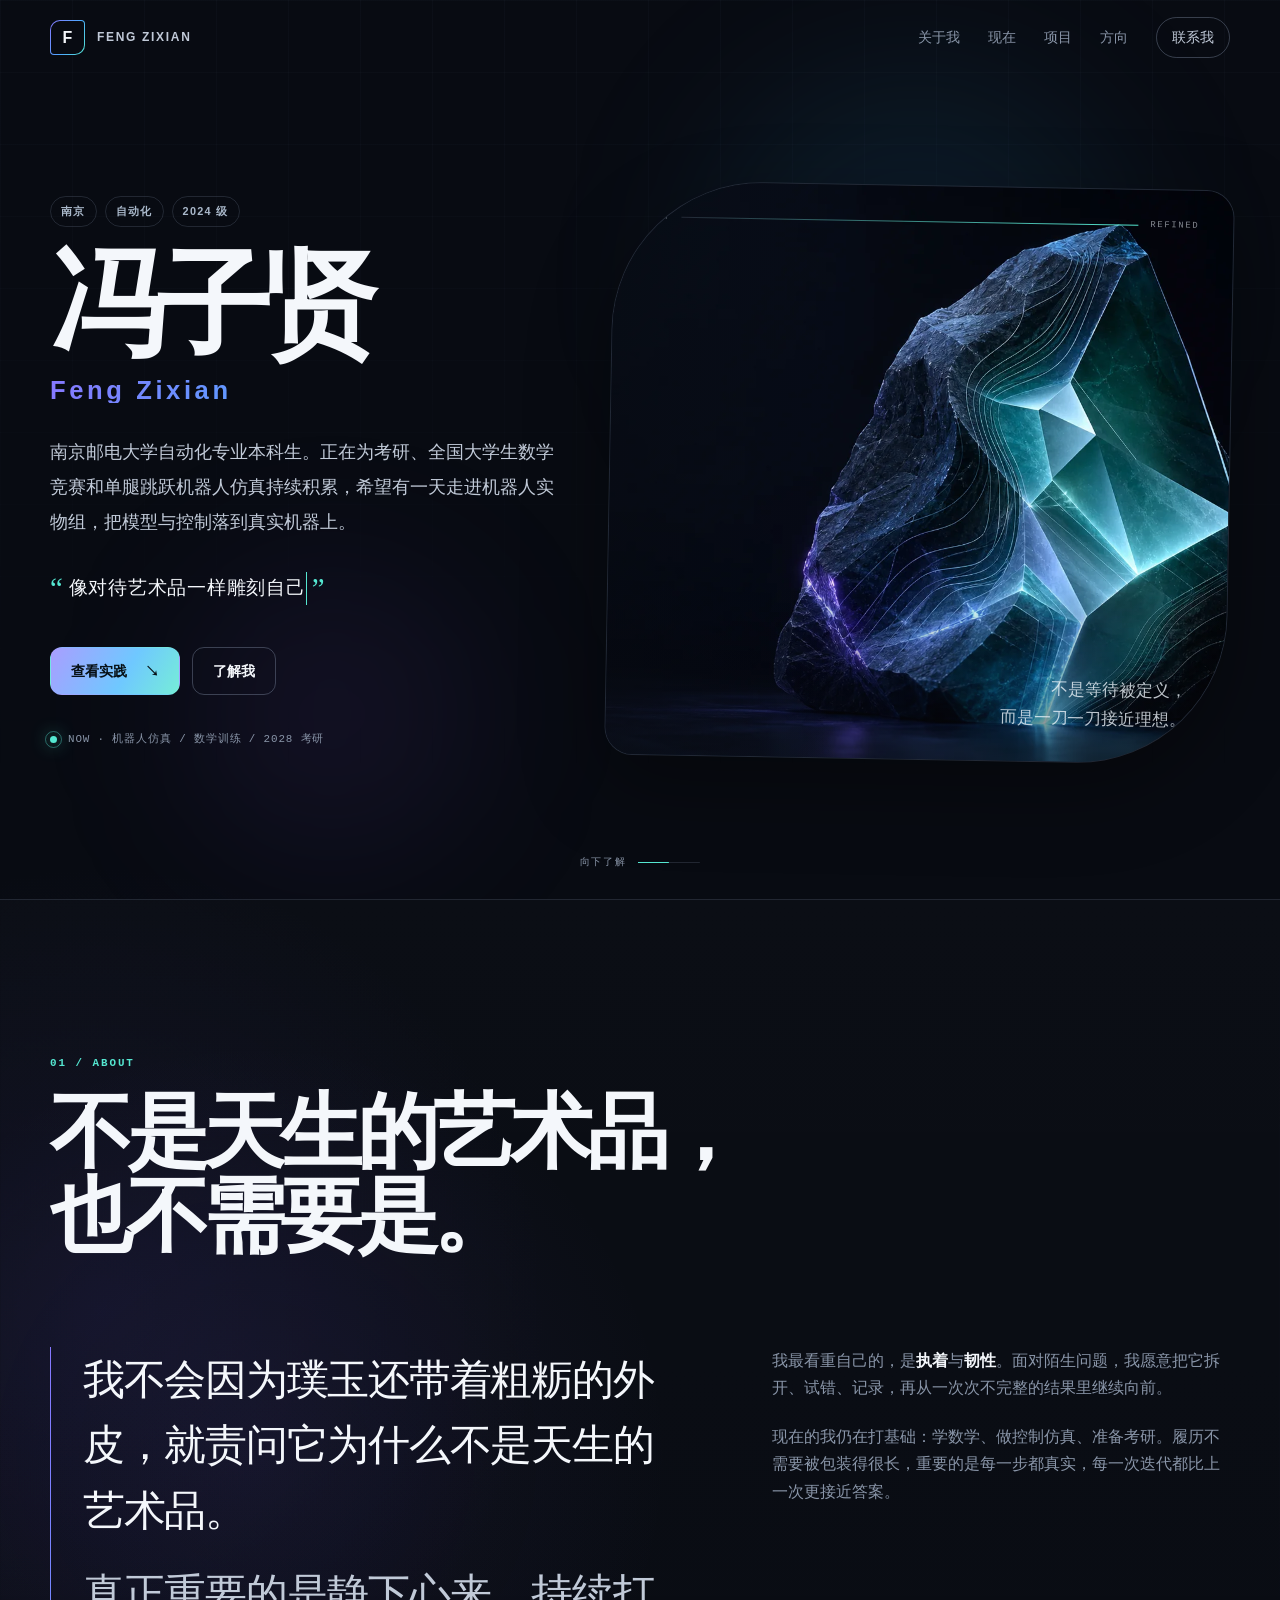
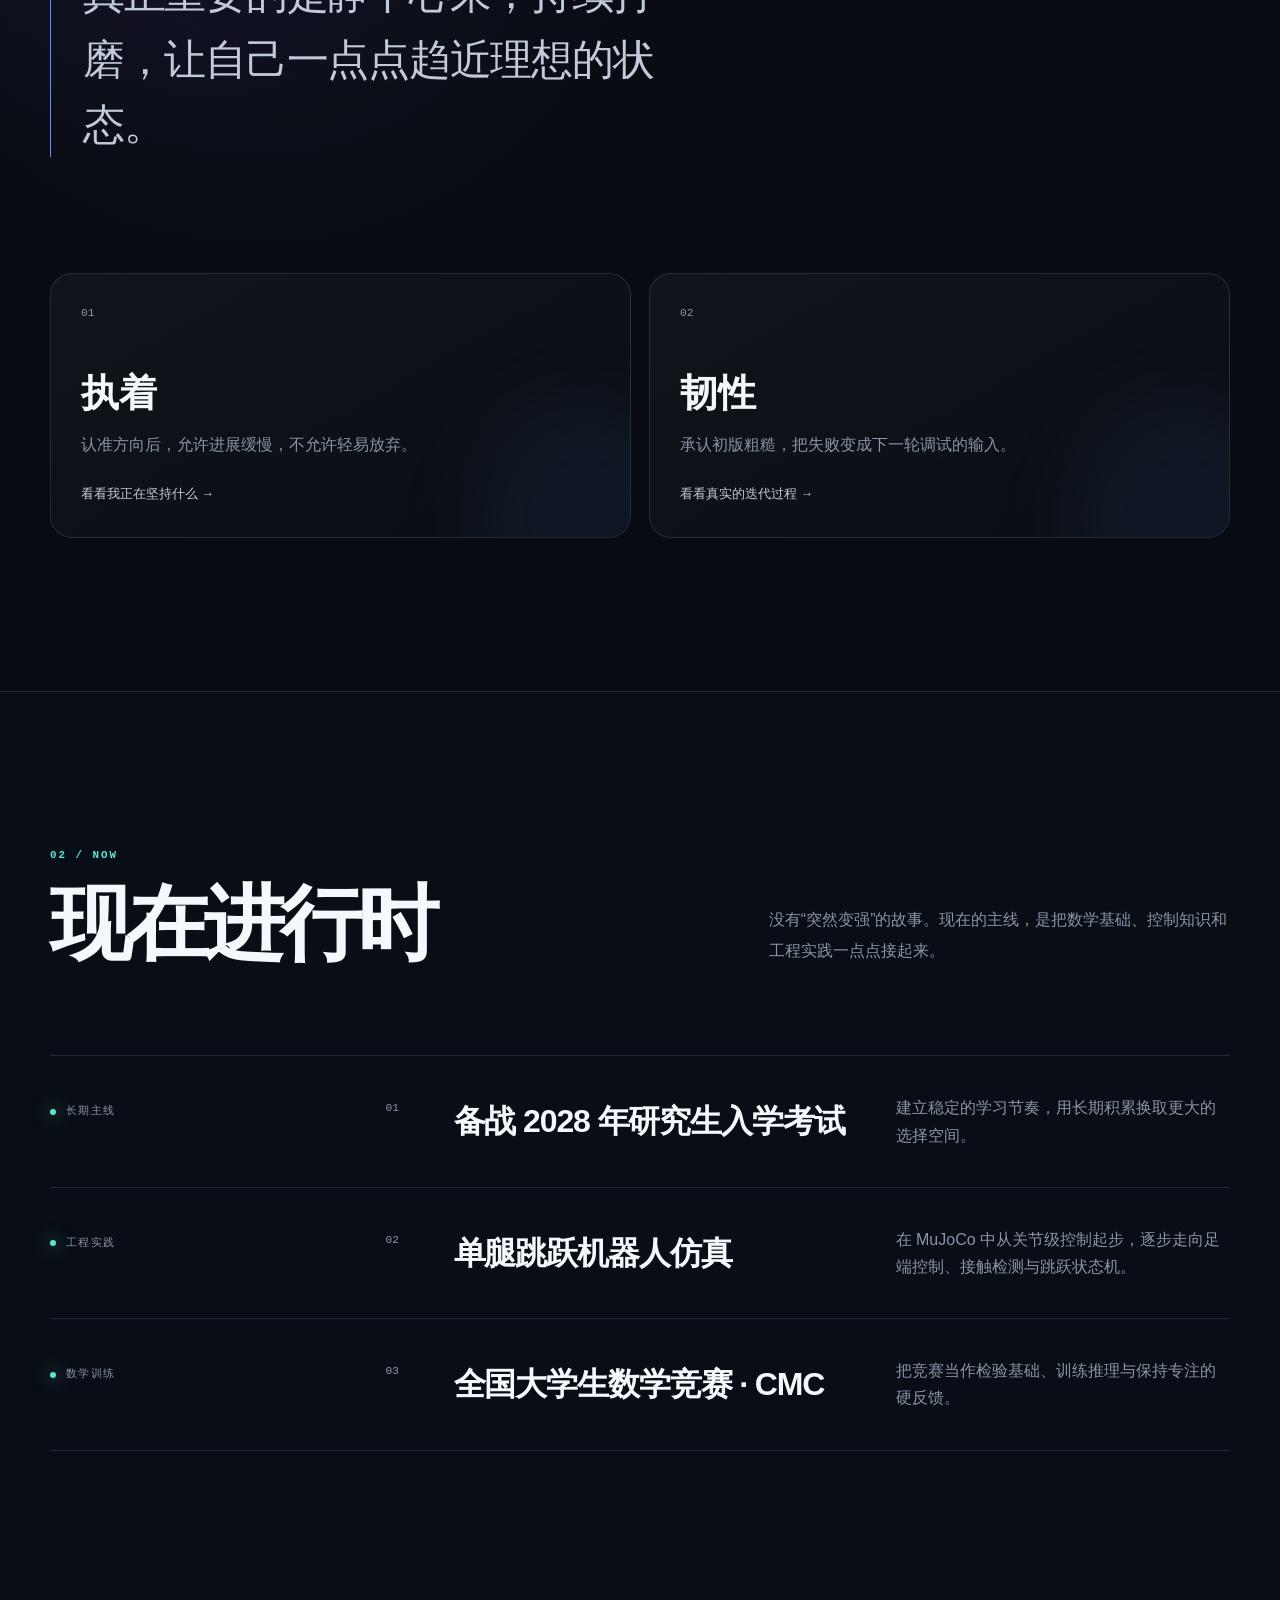
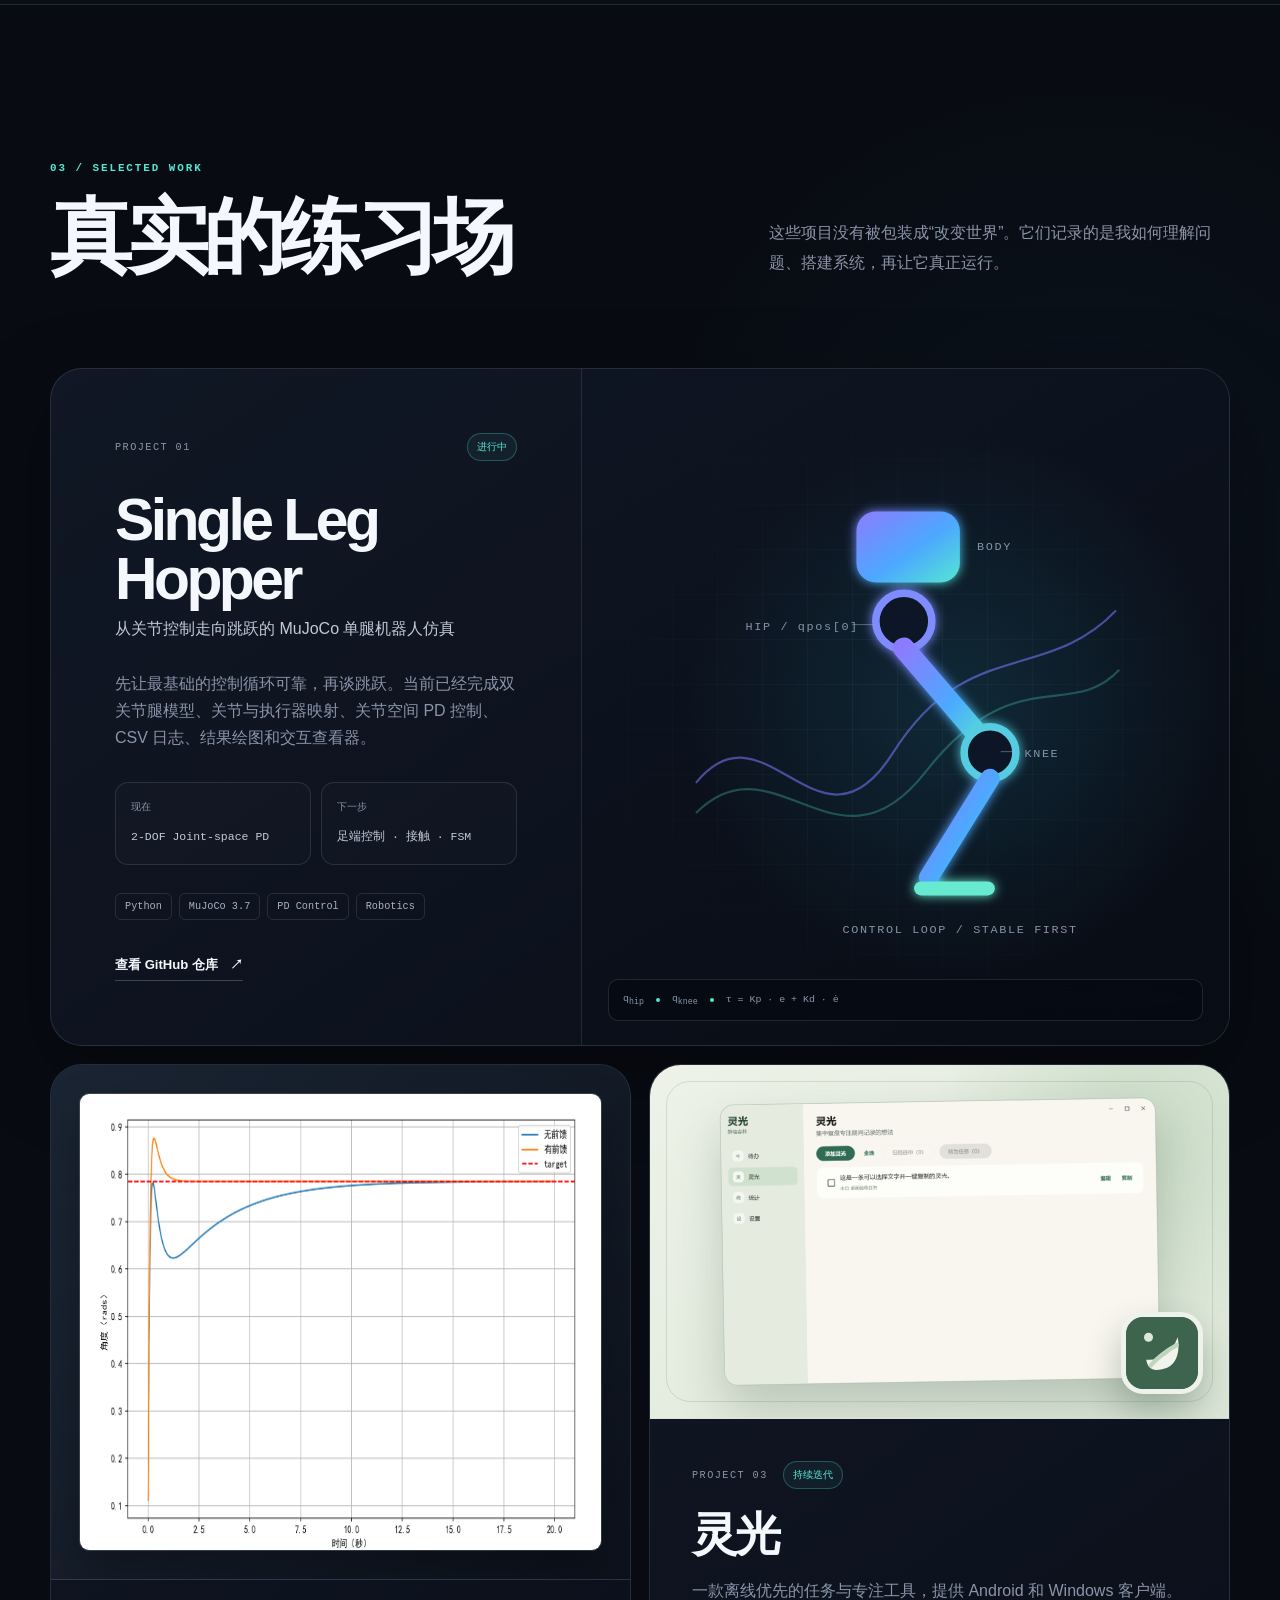
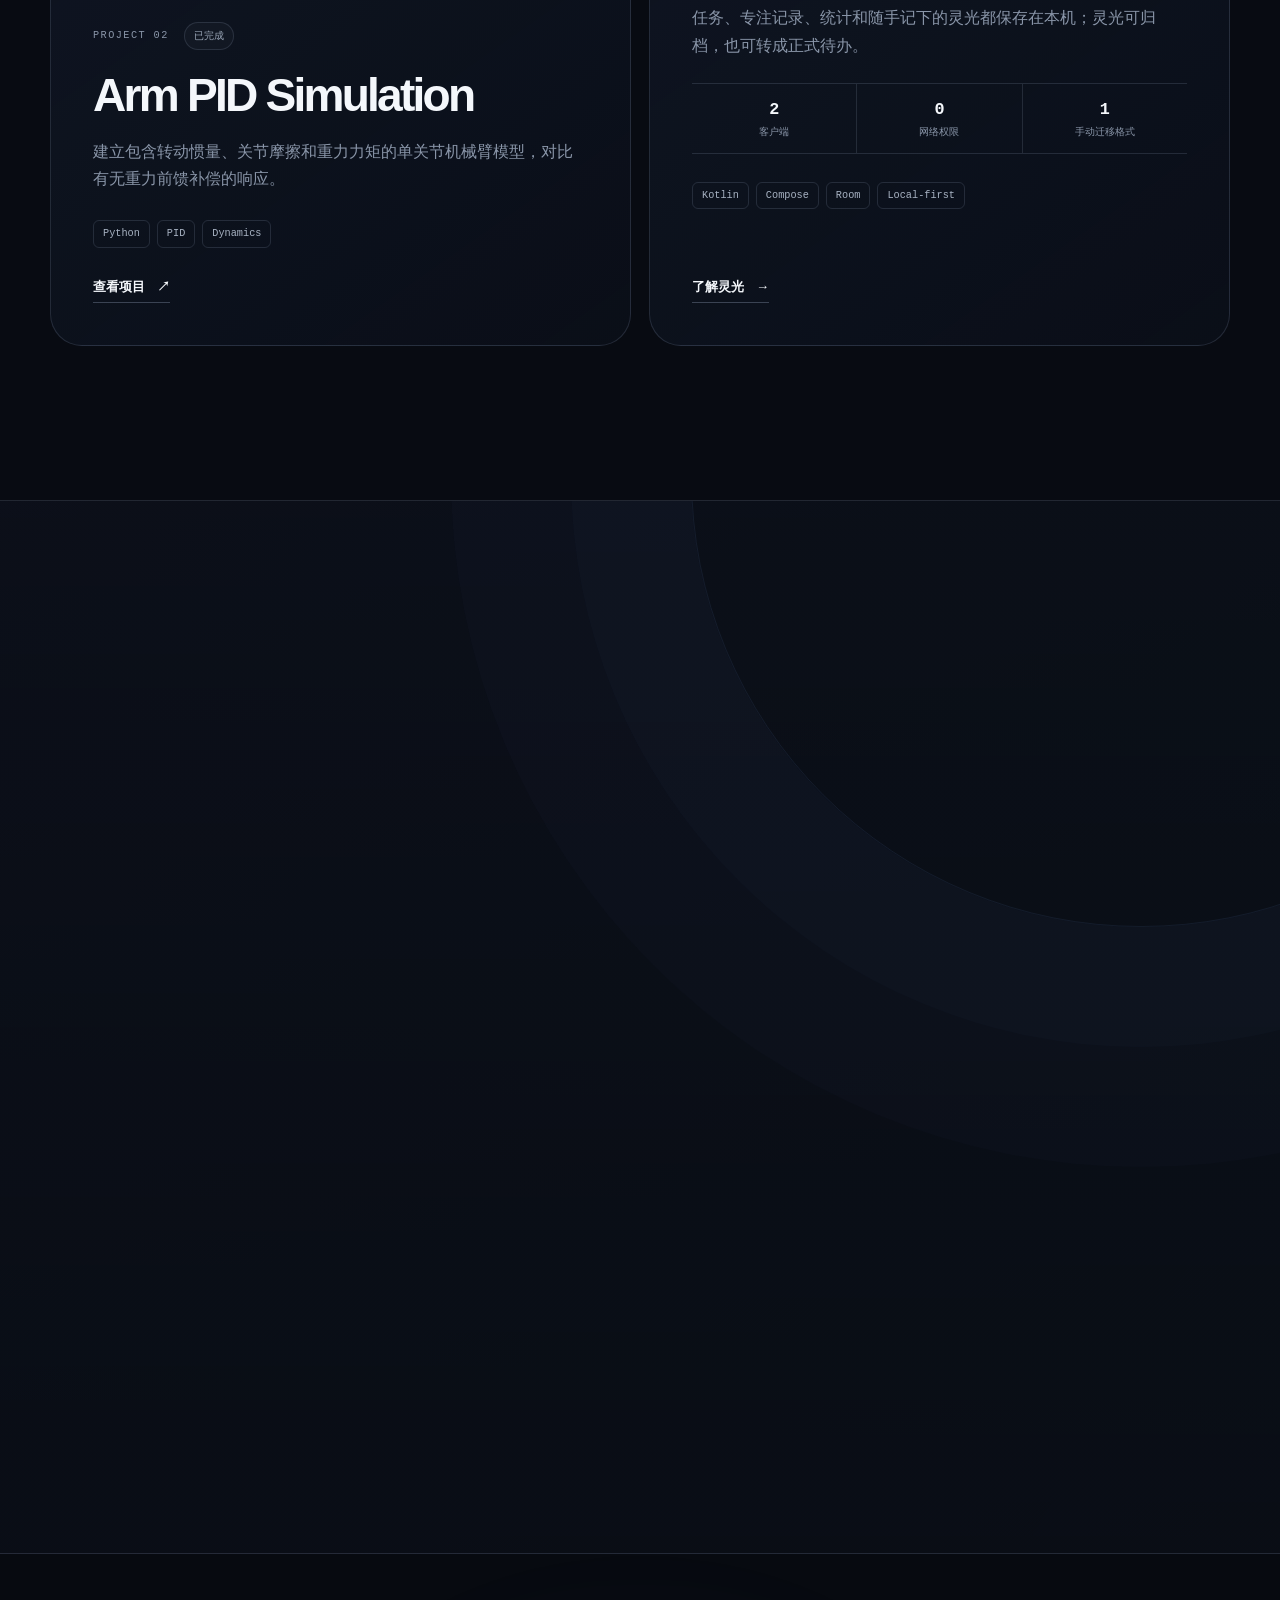
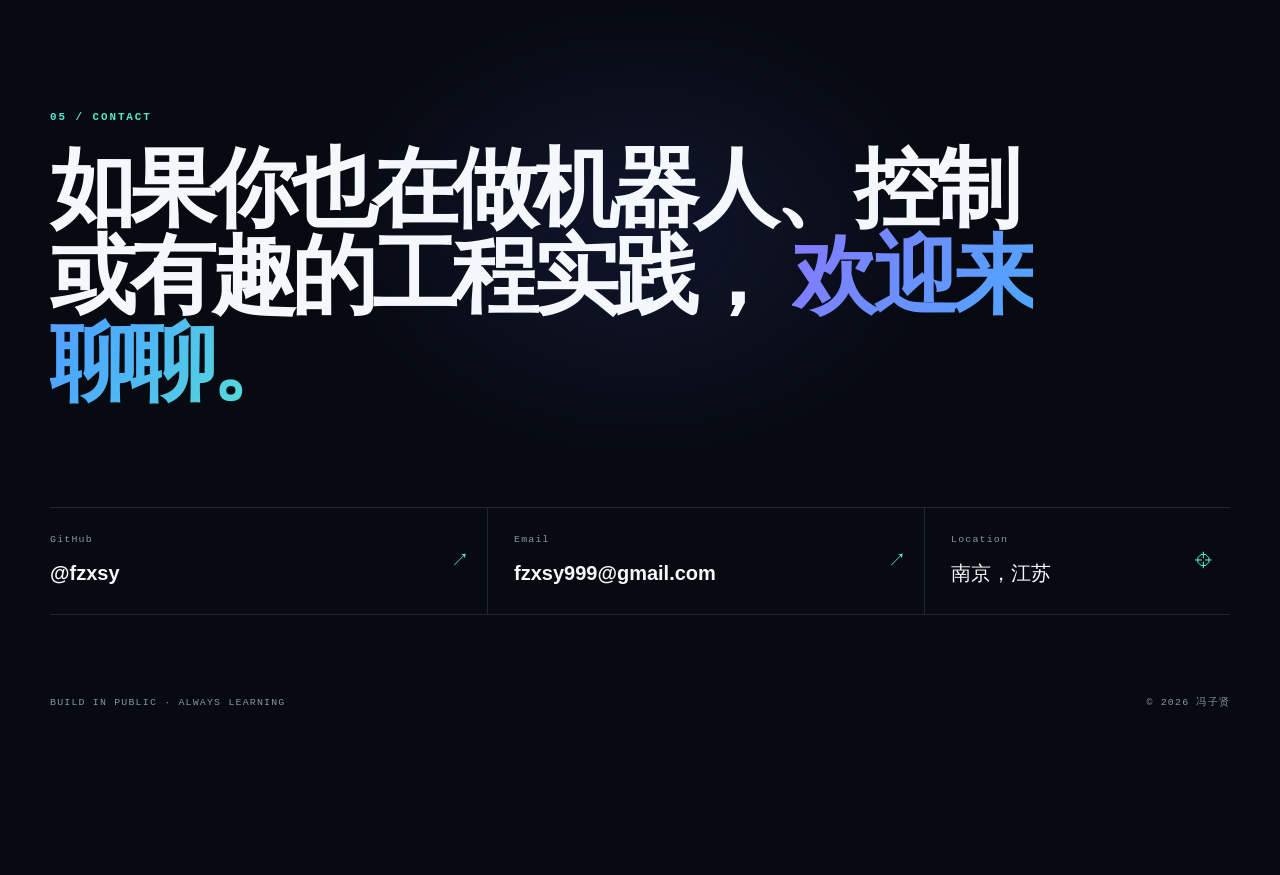
<file: index.html>
<!doctype html>
<html lang="zh-CN">
  <head>
    <meta charset="UTF-8" />
    <meta name="viewport" content="width=device-width, initial-scale=1.0" />
    <meta
      name="description"
      content="冯子贤的个人主页：南京邮电大学自动化专业 2024 级本科生，正在学习控制、数学与机器人仿真。"
    />
    <meta name="theme-color" content="#080b12" />
    <meta property="og:type" content="website" />
    <meta property="og:locale" content="zh_CN" />
    <meta property="og:url" content="https://fzxsy.github.io/" />
    <meta property="og:title" content="冯子贤｜在持续雕刻中，走向真实机器人" />
    <meta
      property="og:description"
      content="自动化专业学生，正在为考研、数学竞赛和单腿跳跃机器人仿真持续积累。"
    />
    <meta property="og:image" content="https://fzxsy.github.io/assets/og-image.jpg" />
    <meta name="twitter:card" content="summary_large_image" />
    <link rel="canonical" href="https://fzxsy.github.io/" />
    <link rel="icon" href="./assets/favicon.svg" type="image/svg+xml" />
    <link rel="stylesheet" href="./css/style.css" />
    <script>
      document.documentElement.classList.add("js");
    </script>
    <title>冯子贤｜在持续雕刻中，走向真实机器人</title>
  </head>
  <body>
    <a class="skip-link" href="#main-content">跳到主要内容</a>

    <header class="site-header" data-header>
      <div class="nav-shell">
        <a class="brand" href="#top" aria-label="返回首页">
          <span class="brand-mark" aria-hidden="true">F</span>
          <span>FENG ZIXIAN</span>
        </a>

        <button
          class="nav-toggle"
          type="button"
          aria-expanded="false"
          aria-controls="primary-nav"
          aria-label="打开导航"
          data-nav-toggle
        >
          <span></span>
          <span></span>
        </button>

        <nav class="primary-nav" id="primary-nav" aria-label="主导航" data-nav>
          <a href="#about">关于我</a>
          <a href="#now">现在</a>
          <a href="#work">项目</a>
          <a href="#direction">方向</a>
          <a class="nav-contact" href="#contact">联系我</a>
        </nav>
      </div>
    </header>

    <main id="main-content">
      <section class="hero" id="top" aria-labelledby="hero-title">
        <div class="hero-glow hero-glow-one" aria-hidden="true"></div>
        <div class="hero-glow hero-glow-two" aria-hidden="true"></div>

        <div class="hero-inner">
          <div class="hero-copy">
            <p class="eyebrow" data-reveal>
              <span>南京</span>
              <span>自动化</span>
              <span>2024 级</span>
            </p>

            <h1 id="hero-title" data-reveal>
              冯子贤
              <span>Feng Zixian</span>
            </h1>

            <p class="hero-lead" data-reveal>
              南京邮电大学自动化专业本科生。正在为考研、全国大学生数学竞赛和单腿跳跃机器人仿真持续积累，希望有一天走进机器人实物组，把模型与控制落到真实机器上。
            </p>

            <p class="motto" data-reveal>
              <span aria-hidden="true">“</span>
              <span class="typewriter" data-typewriter>像对待艺术品一样雕刻自己</span>
              <span aria-hidden="true">”</span>
            </p>

            <div class="hero-actions" data-reveal>
              <a class="button button-primary" href="#work">
                查看实践
                <span aria-hidden="true">↘</span>
              </a>
              <a class="button button-quiet" href="#about">了解我</a>
            </div>

            <div class="hero-meta" data-reveal>
              <span class="signal" aria-hidden="true"></span>
              <span>NOW · 机器人仿真 / 数学训练 / 2028 考研</span>
            </div>
          </div>

          <figure class="hero-art" data-reveal>
            <div class="art-frame">
              <img
                src="./assets/hero-sculpture.webp"
                alt="一块从粗粝外壳中显露出通透切面的抽象璞玉，象征持续雕刻与成长"
                width="1672"
                height="941"
                fetchpriority="high"
              />
              <div class="art-index" aria-hidden="true">
                <span>RAW</span>
                <span class="art-line"></span>
                <span>REFINED</span>
              </div>
              <p class="art-caption">不是等待被定义，<br />而是一刀一刀接近理想。</p>
            </div>
          </figure>
        </div>

        <a class="scroll-cue" href="#about">
          <span>向下了解</span>
          <span class="scroll-line" aria-hidden="true"></span>
        </a>
      </section>

      <section class="section about" id="about" aria-labelledby="about-title">
        <div class="section-shell">
          <div class="section-heading" data-reveal>
            <p class="section-kicker">01 / ABOUT</p>
            <h2 id="about-title">不是天生的艺术品，<br />也不需要是。</h2>
          </div>

          <div class="about-grid">
            <blockquote class="manifesto" data-reveal>
              <p>
                我不会因为璞玉还带着粗粝的外皮，就责问它为什么不是天生的艺术品。
              </p>
              <p>
                真正重要的是静下心来，持续打磨，让自己一点点趋近理想的状态。
              </p>
            </blockquote>

            <div class="about-copy" data-reveal>
              <p>
                我最看重自己的，是<strong>执着</strong>与<strong>韧性</strong>。面对陌生问题，我愿意把它拆开、试错、记录，再从一次次不完整的结果里继续向前。
              </p>
              <p>
                现在的我仍在打基础：学数学、做控制仿真、准备考研。履历不需要被包装得很长，重要的是每一步都真实，每一次迭代都比上一次更接近答案。
              </p>
            </div>
          </div>

          <div class="principle-grid">
            <a class="principle-card" href="#now" data-reveal>
              <span class="principle-number">01</span>
              <h3>执着</h3>
              <p>认准方向后，允许进展缓慢，不允许轻易放弃。</p>
              <span class="text-link">看看我正在坚持什么 →</span>
            </a>
            <a class="principle-card" href="#work" data-reveal>
              <span class="principle-number">02</span>
              <h3>韧性</h3>
              <p>承认初版粗糙，把失败变成下一轮调试的输入。</p>
              <span class="text-link">看看真实的迭代过程 →</span>
            </a>
          </div>
        </div>
      </section>

      <section class="section now" id="now" aria-labelledby="now-title">
        <div class="section-shell">
          <div class="section-heading section-heading-row" data-reveal>
            <div>
              <p class="section-kicker">02 / NOW</p>
              <h2 id="now-title">现在进行时</h2>
            </div>
            <p class="section-intro">
              没有“突然变强”的故事。现在的主线，是把数学基础、控制知识和工程实践一点点接起来。
            </p>
          </div>

          <div class="now-list">
            <article class="now-item" data-reveal>
              <div class="now-status">
                <span class="status-dot"></span>
                长期主线
              </div>
              <div class="now-content">
                <p class="now-index">01</p>
                <h3>备战 2028 年研究生入学考试</h3>
                <p>建立稳定的学习节奏，用长期积累换取更大的选择空间。</p>
              </div>
            </article>

            <article class="now-item" data-reveal>
              <div class="now-status">
                <span class="status-dot"></span>
                工程实践
              </div>
              <div class="now-content">
                <p class="now-index">02</p>
                <h3>单腿跳跃机器人仿真</h3>
                <p>
                  在 MuJoCo 中从关节级控制起步，逐步走向足端控制、接触检测与跳跃状态机。
                </p>
              </div>
            </article>

            <article class="now-item" data-reveal>
              <div class="now-status">
                <span class="status-dot"></span>
                数学训练
              </div>
              <div class="now-content">
                <p class="now-index">03</p>
                <h3>全国大学生数学竞赛 · CMC</h3>
                <p>把竞赛当作检验基础、训练推理与保持专注的硬反馈。</p>
              </div>
            </article>
          </div>
        </div>
      </section>

      <section class="section work" id="work" aria-labelledby="work-title">
        <div class="section-shell">
          <div class="section-heading section-heading-row" data-reveal>
            <div>
              <p class="section-kicker">03 / SELECTED WORK</p>
              <h2 id="work-title">真实的练习场</h2>
            </div>
            <p class="section-intro">
              这些项目没有被包装成“改变世界”。它们记录的是我如何理解问题、搭建系统，再让它真正运行。
            </p>
          </div>

          <article class="project project-featured" data-reveal>
            <div class="project-copy">
              <div class="project-topline">
                <span class="project-order">PROJECT 01</span>
                <span class="project-state">进行中</span>
              </div>
              <h3>Single Leg Hopper</h3>
              <p class="project-subtitle">从关节控制走向跳跃的 MuJoCo 单腿机器人仿真</p>
              <p class="project-description">
                先让最基础的控制循环可靠，再谈跳跃。当前已经完成双关节腿模型、关节与执行器映射、关节空间
                PD 控制、CSV 日志、结果绘图和交互查看器。
              </p>

              <div class="project-facts">
                <div>
                  <span>现在</span>
                  <strong>2-DOF Joint-space PD</strong>
                </div>
                <div>
                  <span>下一步</span>
                  <strong>足端控制 · 接触 · FSM</strong>
                </div>
              </div>

              <ul class="tag-list" aria-label="项目技术">
                <li>Python</li>
                <li>MuJoCo 3.7</li>
                <li>PD Control</li>
                <li>Robotics</li>
              </ul>

              <a
                class="project-link"
                href="https://github.com/fzxsy/single_leg_hopper"
                target="_blank"
                rel="noreferrer"
              >
                查看 GitHub 仓库
                <span aria-hidden="true">↗</span>
              </a>
            </div>

            <div class="hopper-visual" aria-label="双关节单腿机器人控制示意">
              <div class="visual-grid" aria-hidden="true"></div>
              <svg viewBox="0 0 520 480" role="img" aria-labelledby="hopper-svg-title">
                <title id="hopper-svg-title">双关节单腿机器人抽象结构图</title>
                <defs>
                  <linearGradient id="leg-gradient" x1="0" y1="0" x2="1" y2="1">
                    <stop offset="0" stop-color="#8b7cff" />
                    <stop offset="0.55" stop-color="#4da8ff" />
                    <stop offset="1" stop-color="#54e7d1" />
                  </linearGradient>
                  <filter id="leg-glow">
                    <feGaussianBlur stdDeviation="5" result="blur" />
                    <feMerge>
                      <feMergeNode in="blur" />
                      <feMergeNode in="SourceGraphic" />
                    </feMerge>
                  </filter>
                </defs>
                <path
                  class="trace trace-one"
                  d="M65 310 C130 230, 180 390, 248 282 S390 218, 455 150"
                />
                <path
                  class="trace trace-two"
                  d="M65 338 C138 265, 196 405, 278 300 S414 253, 458 205"
                />
                <g filter="url(#leg-glow)">
                  <rect x="214" y="58" width="96" height="66" rx="18" fill="url(#leg-gradient)" />
                  <circle cx="258" cy="160" r="26" fill="#0f1725" stroke="#7f8cff" stroke-width="7" />
                  <line
                    x1="258"
                    y1="185"
                    x2="336"
                    y2="276"
                    stroke="url(#leg-gradient)"
                    stroke-width="20"
                    stroke-linecap="round"
                  />
                  <circle cx="338" cy="282" r="24" fill="#0f1725" stroke="#54cce1" stroke-width="7" />
                  <line
                    x1="338"
                    y1="306"
                    x2="281"
                    y2="398"
                    stroke="url(#leg-gradient)"
                    stroke-width="18"
                    stroke-linecap="round"
                  />
                  <line
                    x1="274"
                    y1="408"
                    x2="336"
                    y2="408"
                    stroke="#67ead1"
                    stroke-width="13"
                    stroke-linecap="round"
                  />
                </g>
                <g class="visual-label">
                  <text x="326" y="94">BODY</text>
                  <text x="111" y="168">HIP / qpos[0]</text>
                  <line x1="210" y1="163" x2="231" y2="163" />
                  <text x="370" y="286">KNEE</text>
                  <line x1="361" y1="281" x2="348" y2="281" />
                  <text x="201" y="449">CONTROL LOOP / STABLE FIRST</text>
                </g>
              </svg>
              <div class="visual-readout" aria-hidden="true">
                <span>q<sub>hip</sub></span>
                <i></i>
                <span>q<sub>knee</sub></span>
                <i></i>
                <span>τ = Kp · e + Kd · ė</span>
              </div>
            </div>
          </article>

          <div class="project-grid">
            <article class="project project-compact" data-reveal>
              <div class="project-media pid-media">
                <img
                  src="./assets/arm-pid-result.png"
                  alt="机械臂 PID 控制中有无重力前馈补偿的响应曲线对比"
                  width="692"
                  height="458"
                  loading="lazy"
                />
              </div>
              <div class="project-compact-copy">
                <div class="project-topline">
                  <span class="project-order">PROJECT 02</span>
                  <span class="project-state project-state-done">已完成</span>
                </div>
                <h3>Arm PID Simulation</h3>
                <p>
                  建立包含转动惯量、关节摩擦和重力力矩的单关节机械臂模型，对比有无重力前馈补偿的响应。
                </p>
                <ul class="tag-list" aria-label="项目技术">
                  <li>Python</li>
                  <li>PID</li>
                  <li>Dynamics</li>
                </ul>
                <a
                  class="project-link"
                  href="https://github.com/fzxsy/arm-pid-simulation"
                  target="_blank"
                  rel="noreferrer"
                >
                  查看项目 <span aria-hidden="true">↗</span>
                </a>
              </div>
            </article>

            <article class="project project-compact project-lingguang" data-reveal>
              <div class="project-media lingguang-media">
                <a
                  class="lingguang-window"
                  href="./assets/lingguang-ui.png"
                  target="_blank"
                  rel="noreferrer"
                  aria-label="打开完整灵光 Windows 客户端隔离测试截图"
                >
                  <img
                    src="./assets/lingguang-ui.png"
                    alt="灵光 Windows 客户端的隔离测试界面，展示待办、灵光、统计和设置导航，以及一条测试灵光"
                    width="1180"
                    height="760"
                    loading="lazy"
                  />
                </a>
                <div class="lingguang-icon">
                  <img
                    src="./assets/lingguang-icon.svg"
                    alt="灵光应用图标"
                    width="64"
                    height="64"
                    loading="lazy"
                  />
                </div>
              </div>
              <div class="project-compact-copy">
                <div class="project-topline">
                  <span class="project-order">PROJECT 03</span>
                  <span class="project-state">持续迭代</span>
                </div>
                <h3>灵光</h3>
                <p>
                  一款离线优先的任务与专注工具，提供 Android 和 Windows 客户端。任务、专注记录、统计和随手记下的灵光都保存在本机；灵光可归档，也可转成正式待办。
                </p>
                <div class="evidence-row" aria-label="项目验证证据">
                  <span><strong>2</strong> 客户端</span>
                  <span><strong>0</strong> 网络权限</span>
                  <span><strong>1</strong> 手动迁移格式</span>
                </div>
                <ul class="tag-list" aria-label="项目技术">
                  <li>Kotlin</li>
                  <li>Compose</li>
                  <li>Room</li>
                  <li>Local-first</li>
                </ul>
                <a class="project-link" href="./lingguang.html">
                  了解灵光 <span aria-hidden="true">→</span>
                </a>
              </div>
            </article>
          </div>
        </div>
      </section>

      <section class="section direction" id="direction" aria-labelledby="direction-title">
        <div class="section-shell">
          <div class="direction-grid">
            <div class="direction-copy" data-reveal>
              <p class="section-kicker">04 / DIRECTION</p>
              <h2 id="direction-title">
                从仿真出发，<br />
                走向<span>真实机器人</span>。
              </h2>
              <p>
                我希望未来进入东南大学的机器人实物组。吸引我的不只是屏幕上的曲线，而是让模型、控制器、传感器和机械结构在真实世界里共同工作。
              </p>
              <p>
                目标还很远，所以当下要做的事情很具体：把数学学扎实，把控制仿真做清楚，把每个项目留下可复现的过程。
              </p>
            </div>

            <div class="timeline" data-reveal>
              <article>
                <span class="timeline-year">2024</span>
                <div>
                  <h3>进入南京邮电大学</h3>
                  <p>自动化专业 · 本科</p>
                </div>
              </article>
              <article class="timeline-active">
                <span class="timeline-year">NOW</span>
                <div>
                  <h3>积累基础与作品</h3>
                  <p>数学竞赛 · 控制仿真 · Android 工程</p>
                </div>
              </article>
              <article>
                <span class="timeline-year">2028</span>
                <div>
                  <h3>走向机器人实物研究</h3>
                  <p>目标 · 东南大学机器人实物组</p>
                </div>
              </article>
            </div>
          </div>

          <div class="beyond" data-reveal>
            <div class="beyond-label">
              <span>BEYOND CODE</span>
              <strong>羽毛球</strong>
            </div>
            <p>
              技术之外，我喜欢打羽毛球。离开屏幕，回到身体、节奏和下一拍。
            </p>
            <div class="shuttle" aria-hidden="true">
              <span></span>
              <i></i>
            </div>
          </div>
        </div>
      </section>

      <section class="section contact" id="contact" aria-labelledby="contact-title">
        <div class="contact-glow" aria-hidden="true"></div>
        <div class="section-shell contact-inner">
          <p class="section-kicker" data-reveal>05 / CONTACT</p>
          <h2 id="contact-title" data-reveal>
            如果你也在做机器人、控制或有趣的工程实践，
            <span>欢迎来聊聊。</span>
          </h2>

          <div class="contact-links" data-reveal>
            <a href="https://github.com/fzxsy" target="_blank" rel="noreferrer">
              <span>GitHub</span>
              <strong>@fzxsy</strong>
              <i aria-hidden="true">↗</i>
            </a>
            <a href="mailto:fzxsy999@gmail.com">
              <span>Email</span>
              <strong>fzxsy999@gmail.com</strong>
              <i aria-hidden="true">↗</i>
            </a>
            <div>
              <span>Location</span>
              <strong>南京，江苏</strong>
              <i aria-hidden="true">⌖</i>
            </div>
          </div>

          <footer class="site-footer">
            <p>BUILD IN PUBLIC · ALWAYS LEARNING</p>
            <p>© <span data-year>2026</span> 冯子贤</p>
          </footer>
        </div>
      </section>
    </main>

    <script src="./js/main.js" defer></script>
  </body>
</html>
</file>
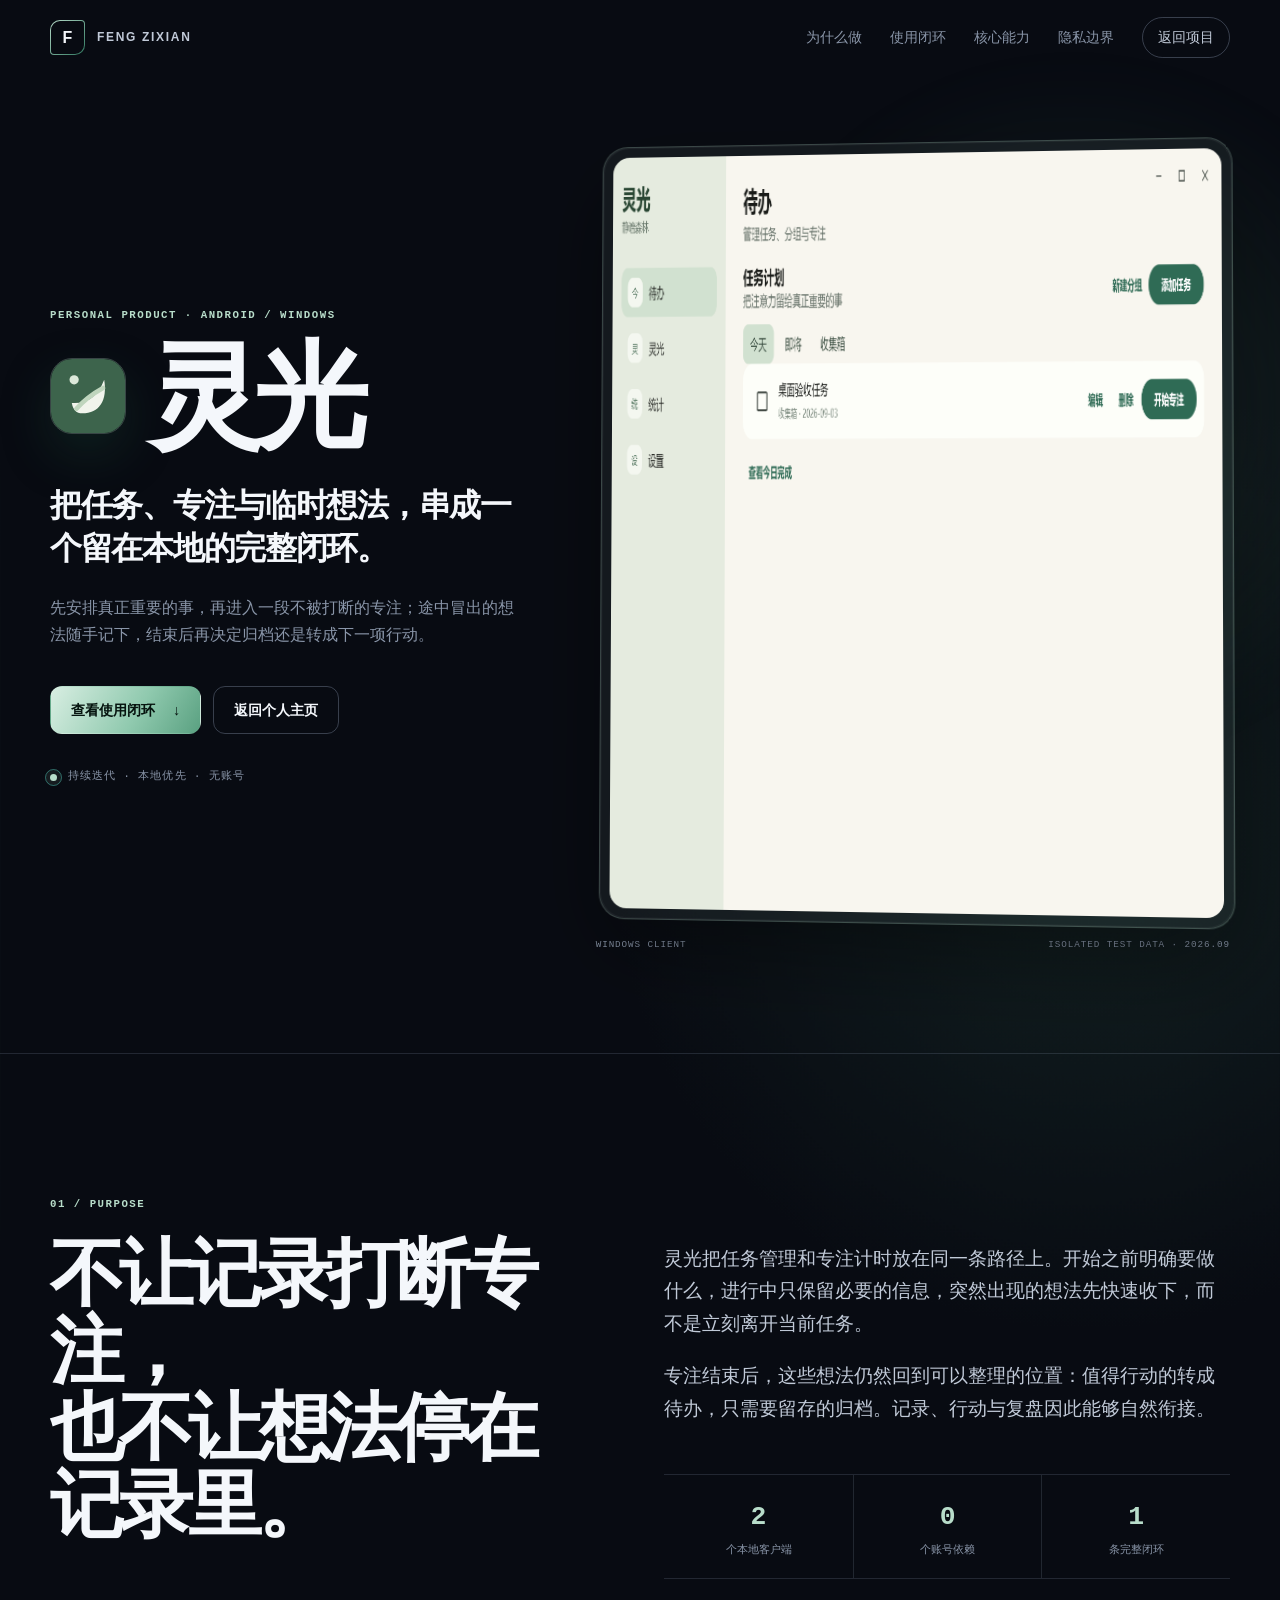
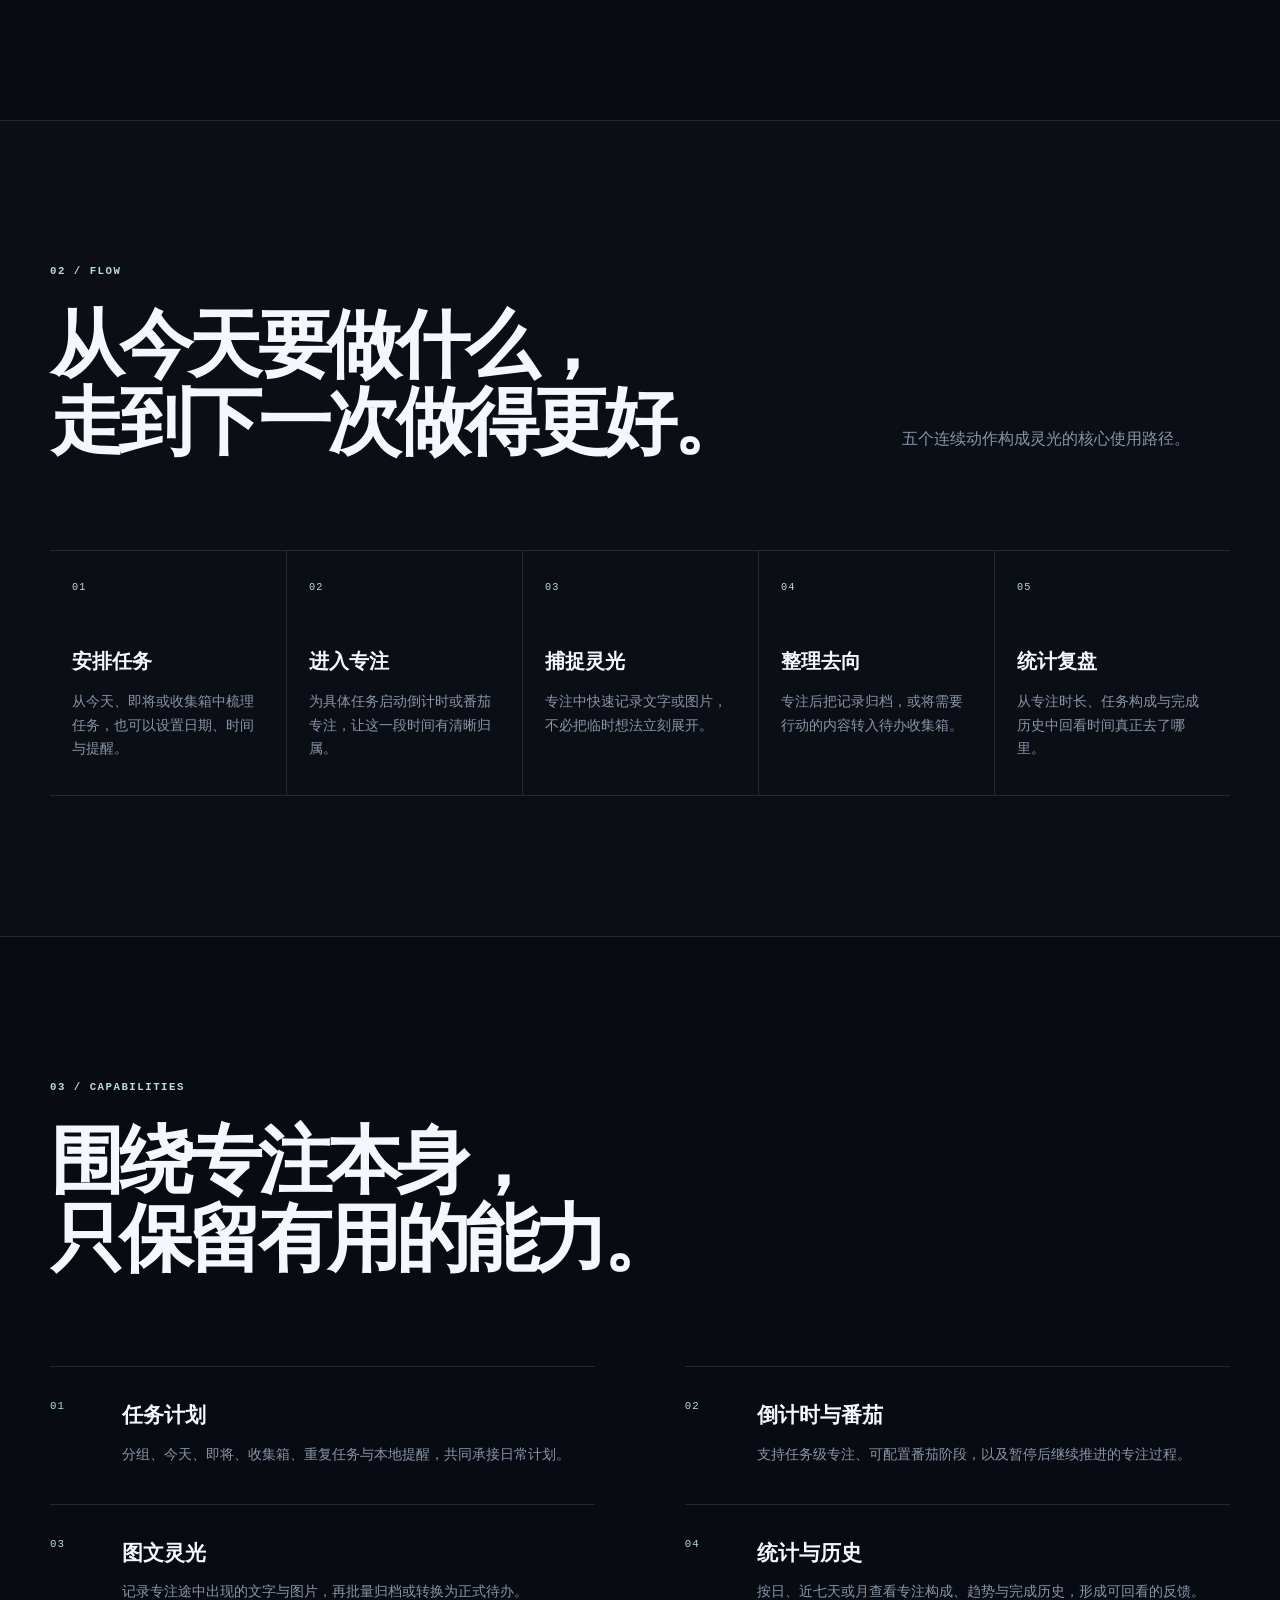
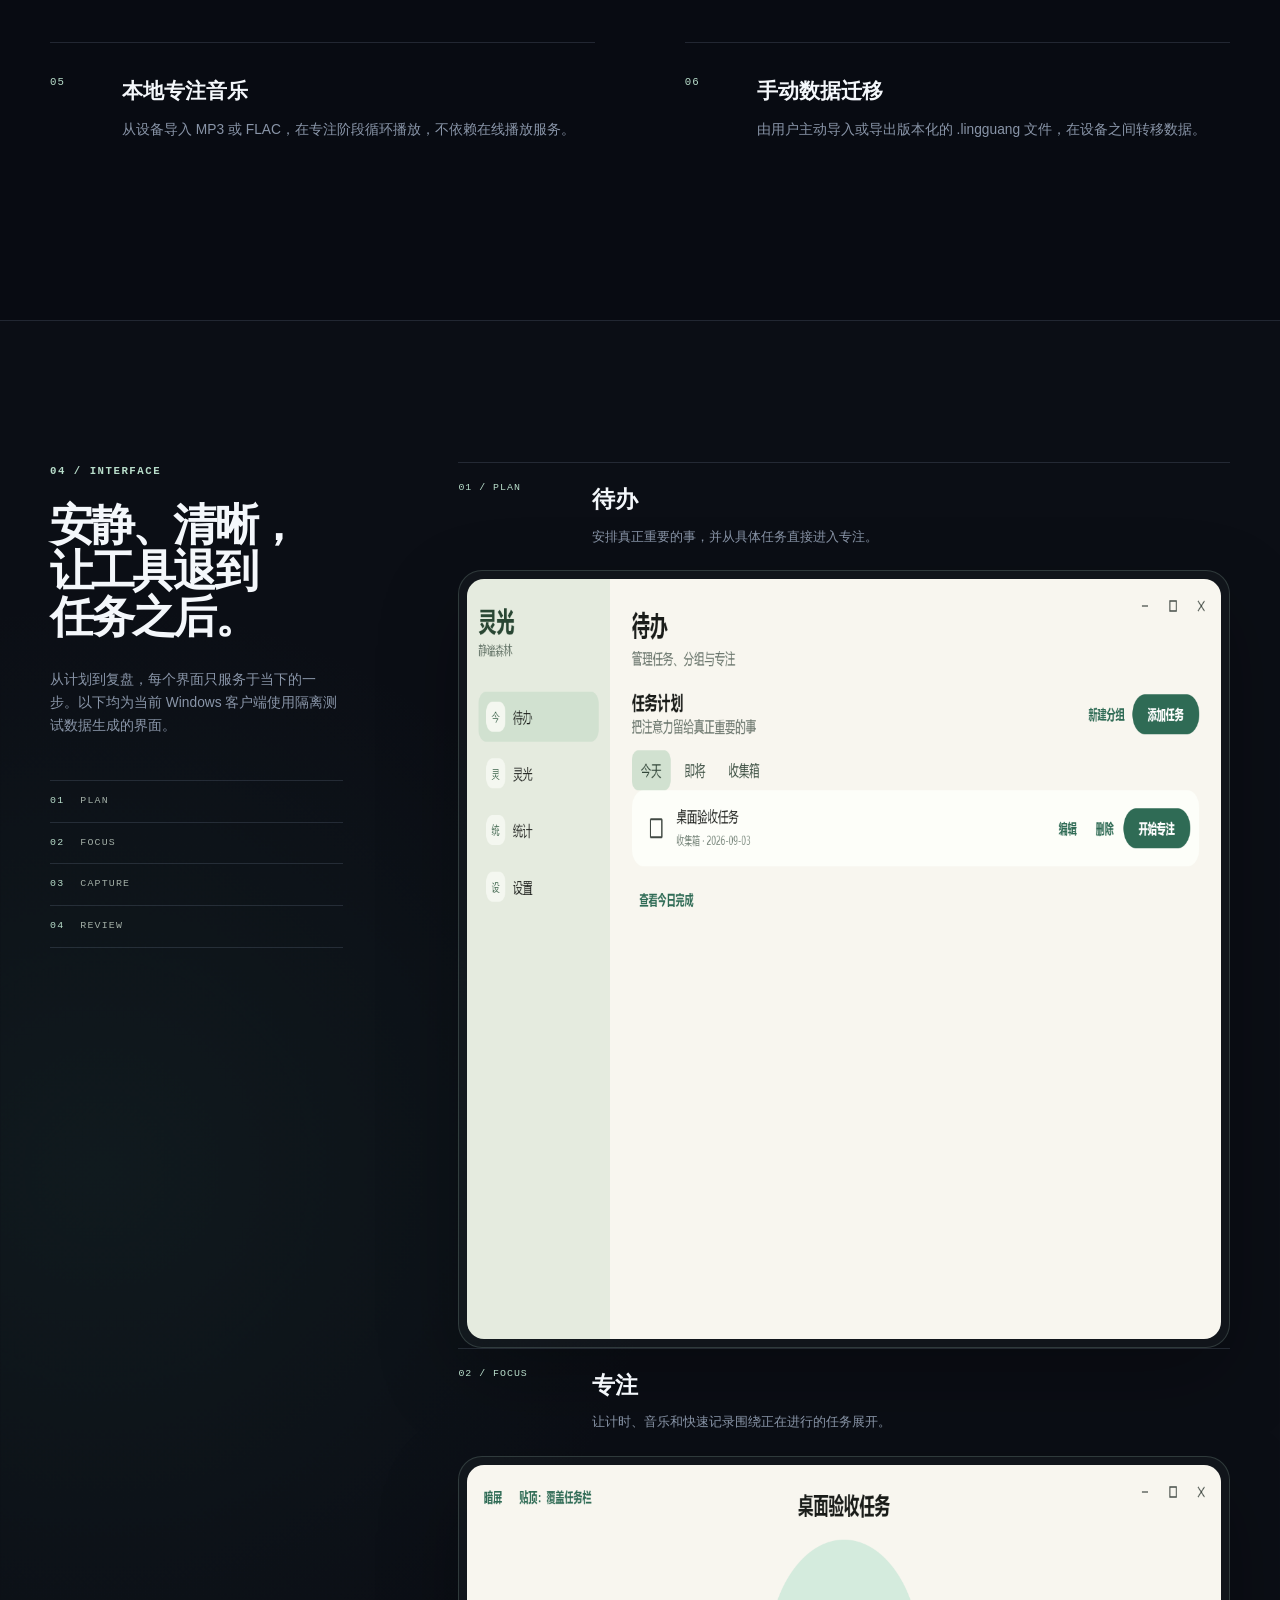
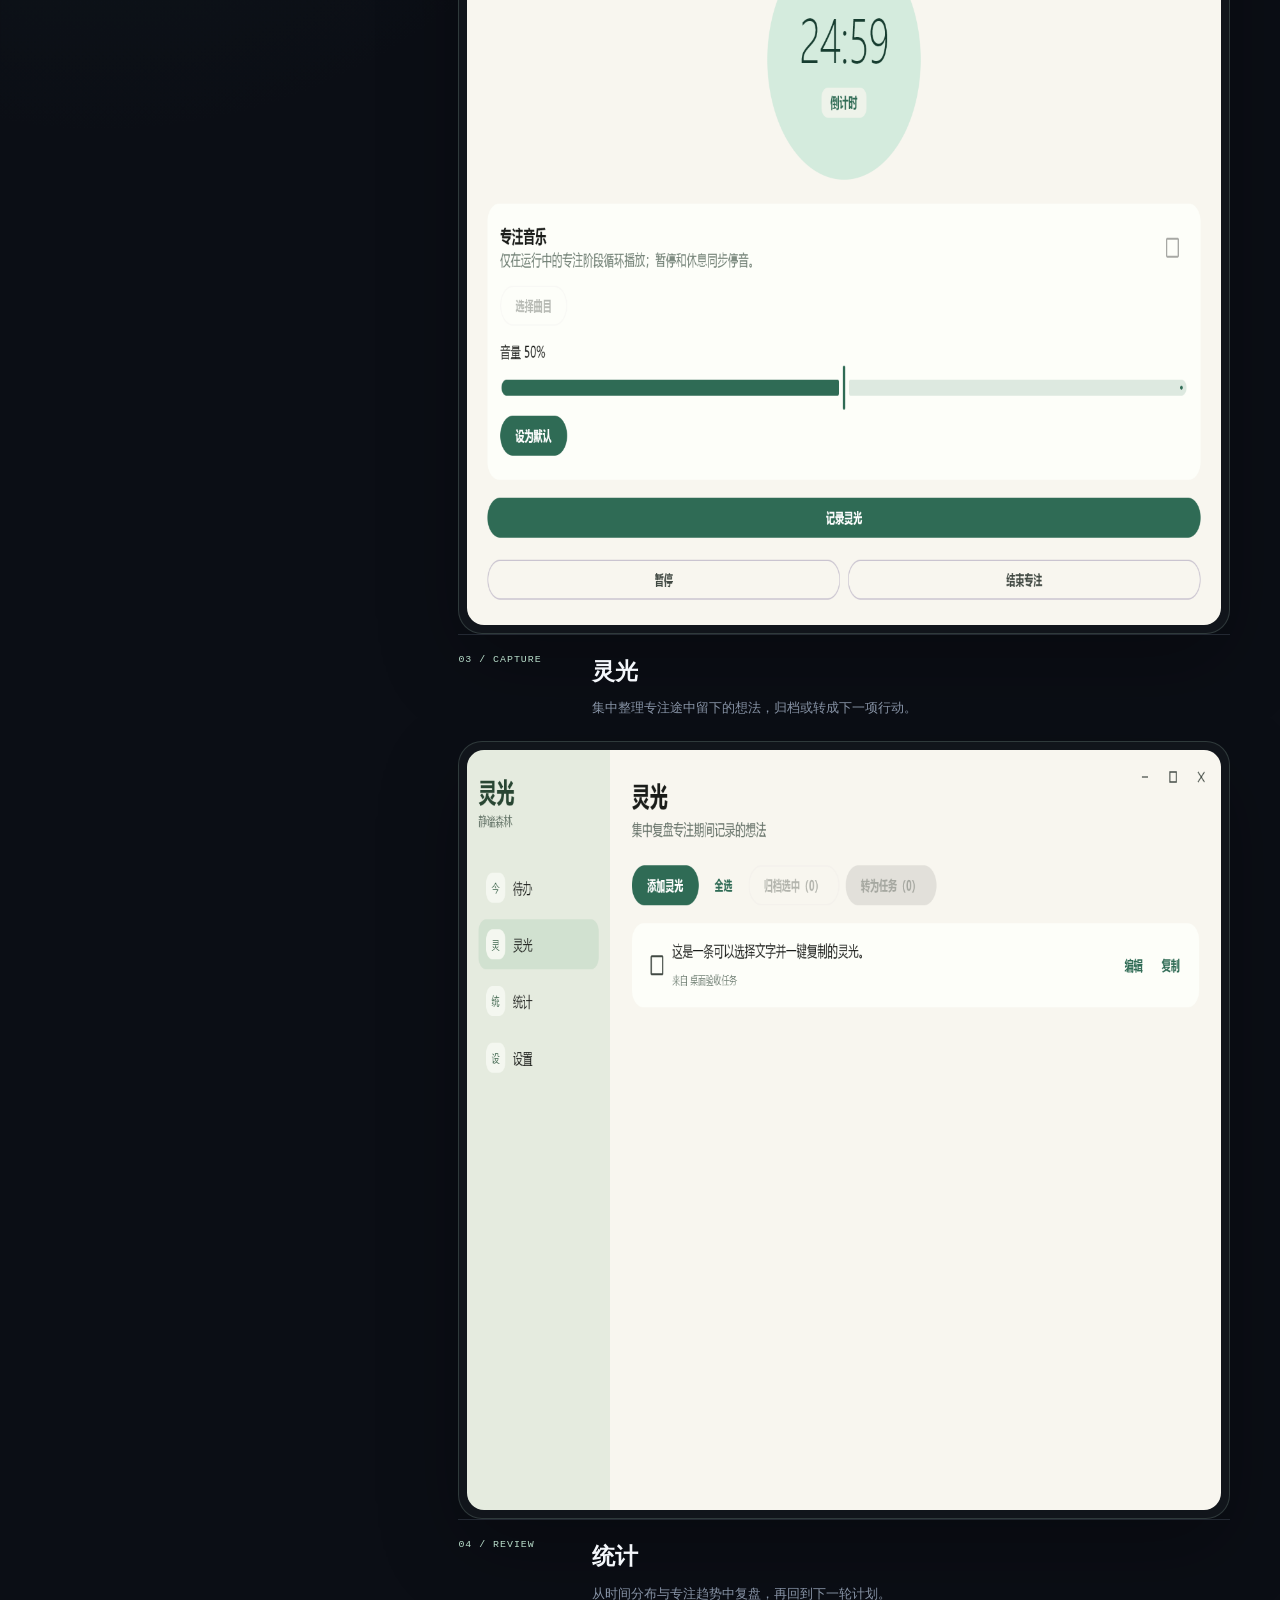
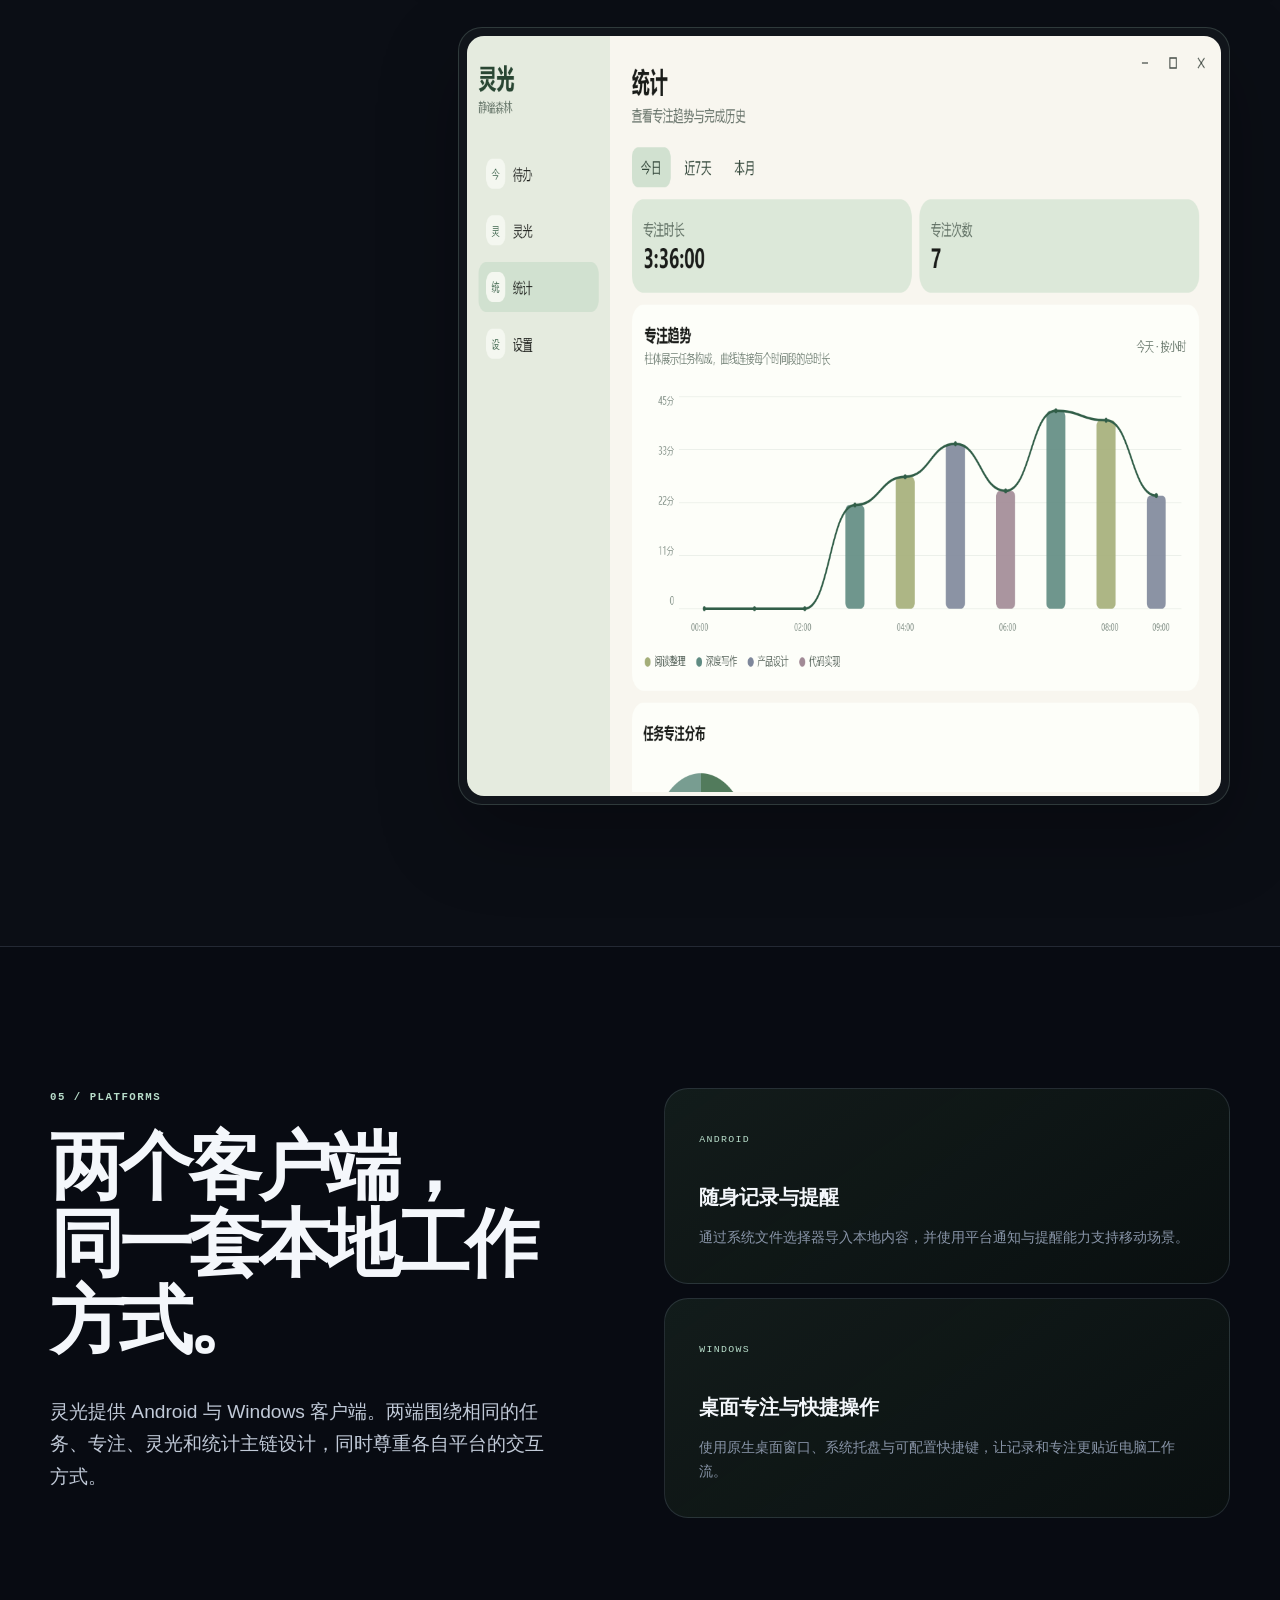
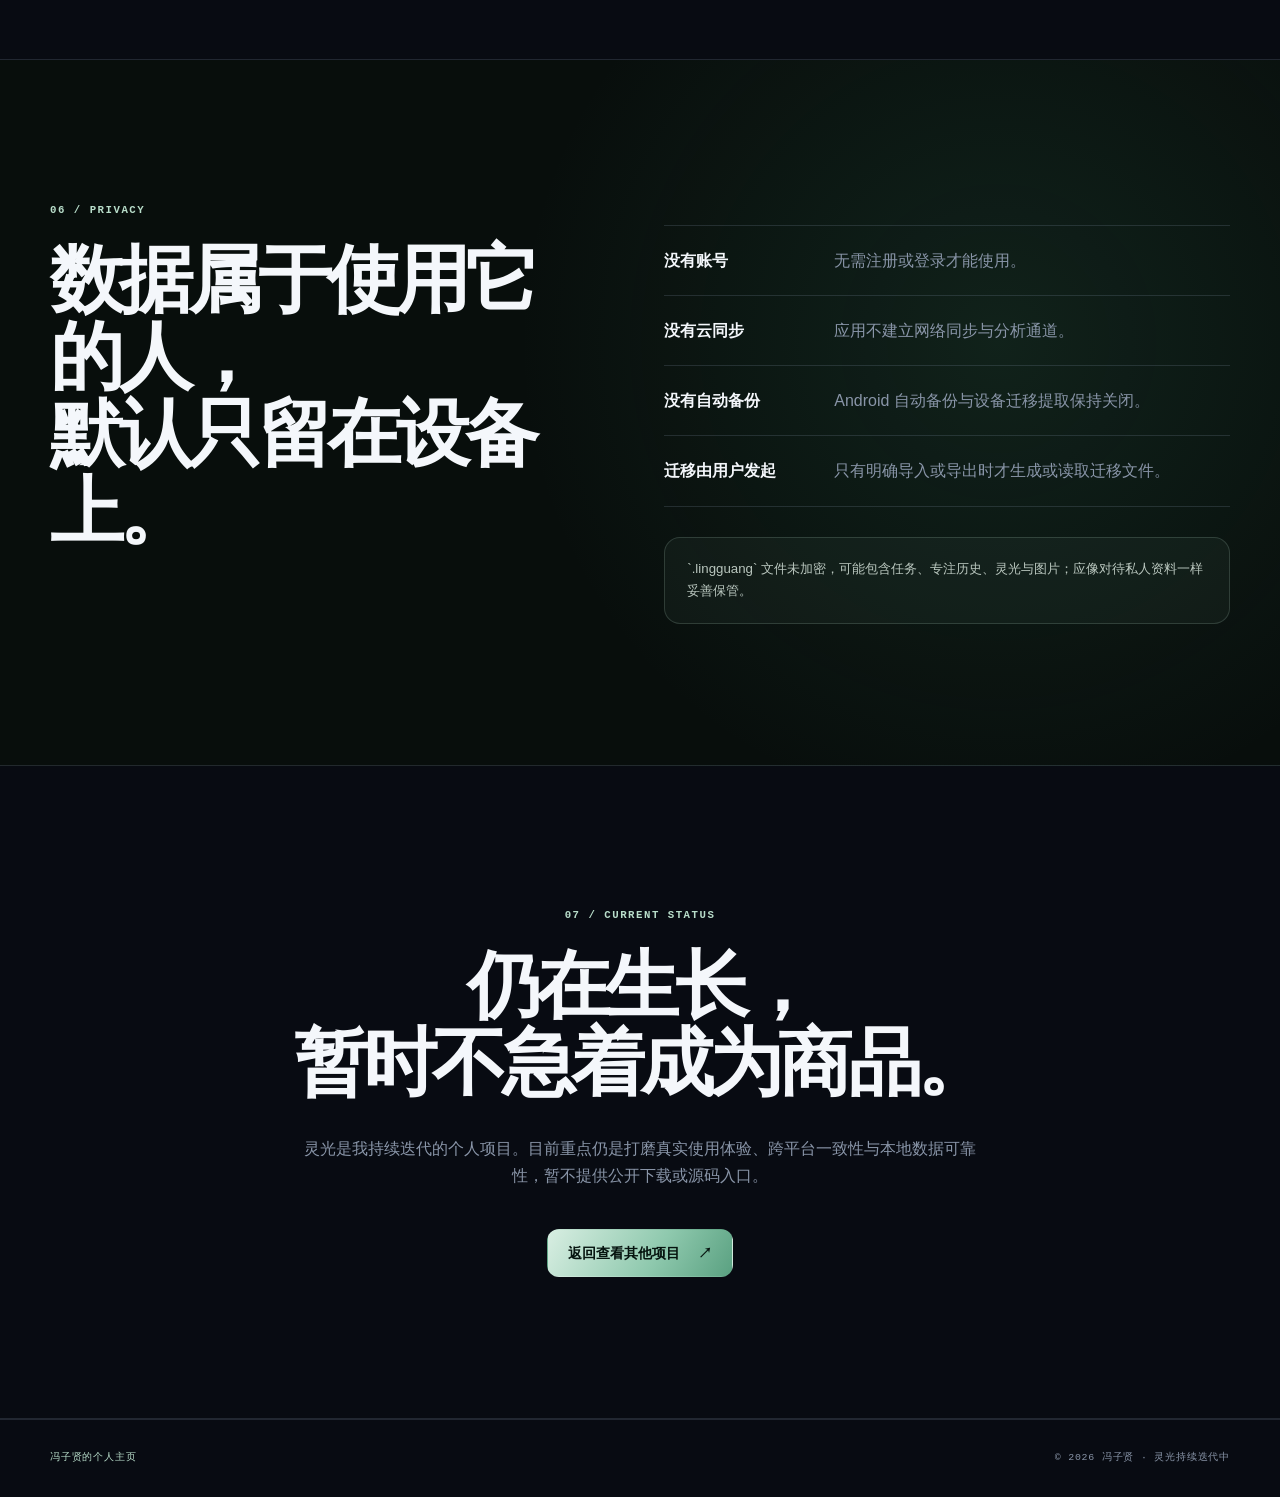
<file: lingguang.html>
<!doctype html>
<html lang="zh-CN">
  <head>
    <meta charset="UTF-8" />
    <meta name="viewport" content="width=device-width, initial-scale=1.0" />
    <meta
      name="description"
      content="灵光是一款面向 Android 与 Windows 的离线优先任务与专注工具，把任务规划、专注计时、灵感记录和统计复盘串成一个本地闭环。"
    />
    <meta name="theme-color" content="#0b1511" />
    <meta property="og:type" content="website" />
    <meta property="og:locale" content="zh_CN" />
    <meta property="og:url" content="https://fzxsy.github.io/lingguang.html" />
    <meta property="og:title" content="灵光｜把任务、专注与想法留在本地" />
    <meta
      property="og:description"
      content="从安排任务、进入专注，到捕捉灵光和复盘统计，一个不依赖账号与云端的本地工作闭环。"
    />
    <meta
      property="og:image"
      content="https://fzxsy.github.io/assets/lingguang-tasks.png"
    />
    <meta name="twitter:card" content="summary_large_image" />
    <link rel="canonical" href="https://fzxsy.github.io/lingguang.html" />
    <link rel="icon" href="./assets/lingguang-icon.svg" type="image/svg+xml" />
    <link rel="stylesheet" href="./css/style.css" />
    <script>
      document.documentElement.classList.add("js");
    </script>
    <title>灵光｜把任务、专注与想法留在本地</title>
  </head>
  <body class="lingguang-page">
    <a class="skip-link" href="#main-content">跳到主要内容</a>

    <header class="site-header" data-header>
      <div class="nav-shell">
        <a class="brand" href="./index.html" aria-label="返回冯子贤的个人主页">
          <span class="brand-mark" aria-hidden="true">F</span>
          <span>FENG ZIXIAN</span>
        </a>

        <button
          class="nav-toggle"
          type="button"
          aria-expanded="false"
          aria-controls="primary-nav"
          aria-label="打开导航"
          data-nav-toggle
        >
          <span></span>
          <span></span>
        </button>

        <nav class="primary-nav" id="primary-nav" aria-label="灵光详情导航" data-nav>
          <a href="#purpose">为什么做</a>
          <a href="#flow">使用闭环</a>
          <a href="#features">核心能力</a>
          <a href="#privacy">隐私边界</a>
          <a class="nav-contact" href="./index.html#work">返回项目</a>
        </nav>
      </div>
    </header>

    <main id="main-content">
      <section class="lingguang-hero" id="top" aria-labelledby="lingguang-title">
        <div class="lingguang-hero-glow" aria-hidden="true"></div>
        <div class="lingguang-shell lingguang-hero-grid">
          <div class="lingguang-hero-copy">
            <p class="lingguang-kicker" data-reveal>PERSONAL PRODUCT · ANDROID / WINDOWS</p>
            <div class="lingguang-title-row" data-reveal>
              <img src="./assets/lingguang-icon.svg" alt="" width="76" height="76" />
              <h1 id="lingguang-title">灵光</h1>
            </div>
            <p class="lingguang-hero-lead" data-reveal>
              把任务、专注与临时想法，串成一个留在本地的完整闭环。
            </p>
            <p class="lingguang-hero-note" data-reveal>
              先安排真正重要的事，再进入一段不被打断的专注；途中冒出的想法随手记下，结束后再决定归档还是转成下一项行动。
            </p>
            <div class="lingguang-actions" data-reveal>
              <a class="button button-primary" href="#flow">
                查看使用闭环 <span aria-hidden="true">↓</span>
              </a>
              <a class="button button-quiet" href="./index.html#work">返回个人主页</a>
            </div>
            <div class="lingguang-status-line" data-reveal>
              <span class="signal" aria-hidden="true"></span>
              <span>持续迭代 · 本地优先 · 无账号</span>
            </div>
          </div>

          <figure class="lingguang-hero-visual" data-reveal>
            <div class="lingguang-screen-frame">
              <img
                src="./assets/lingguang-tasks.png"
                alt="灵光 Windows 客户端当前版本的待办界面隔离截图"
                width="1180"
                height="760"
                fetchpriority="high"
              />
            </div>
            <figcaption>
              <span>WINDOWS CLIENT</span>
              <span>ISOLATED TEST DATA · 2026.09</span>
            </figcaption>
          </figure>
        </div>
      </section>

      <section class="lingguang-section" id="purpose" aria-labelledby="purpose-title">
        <div class="lingguang-shell lingguang-intro-grid">
          <div data-reveal>
            <p class="lingguang-kicker">01 / PURPOSE</p>
            <h2 id="purpose-title">不让记录打断专注，<br />也不让想法停在记录里。</h2>
          </div>
          <div class="lingguang-purpose-copy" data-reveal>
            <p>
              灵光把任务管理和专注计时放在同一条路径上。开始之前明确要做什么，进行中只保留必要的信息，突然出现的想法先快速收下，而不是立刻离开当前任务。
            </p>
            <p>
              专注结束后，这些想法仍然回到可以整理的位置：值得行动的转成待办，只需要留存的归档。记录、行动与复盘因此能够自然衔接。
            </p>
            <div class="lingguang-evidence" aria-label="灵光项目事实">
              <span><strong>2</strong> 个本地客户端</span>
              <span><strong>0</strong> 个账号依赖</span>
              <span><strong>1</strong> 条完整闭环</span>
            </div>
          </div>
        </div>
      </section>

      <section class="lingguang-section lingguang-flow-section" id="flow" aria-labelledby="flow-title">
        <div class="lingguang-shell">
          <div class="lingguang-section-heading" data-reveal>
            <p class="lingguang-kicker">02 / FLOW</p>
            <h2 id="flow-title">从今天要做什么，<br />走到下一次做得更好。</h2>
            <p>五个连续动作构成灵光的核心使用路径。</p>
          </div>

          <ol class="lingguang-flow" data-reveal>
            <li>
              <span>01</span>
              <h3>安排任务</h3>
              <p>从今天、即将或收集箱中梳理任务，也可以设置日期、时间与提醒。</p>
            </li>
            <li>
              <span>02</span>
              <h3>进入专注</h3>
              <p>为具体任务启动倒计时或番茄专注，让这一段时间有清晰归属。</p>
            </li>
            <li>
              <span>03</span>
              <h3>捕捉灵光</h3>
              <p>专注中快速记录文字或图片，不必把临时想法立刻展开。</p>
            </li>
            <li>
              <span>04</span>
              <h3>整理去向</h3>
              <p>专注后把记录归档，或将需要行动的内容转入待办收集箱。</p>
            </li>
            <li>
              <span>05</span>
              <h3>统计复盘</h3>
              <p>从专注时长、任务构成与完成历史中回看时间真正去了哪里。</p>
            </li>
          </ol>
        </div>
      </section>

      <section class="lingguang-section" id="features" aria-labelledby="features-title">
        <div class="lingguang-shell">
          <div class="lingguang-section-heading" data-reveal>
            <p class="lingguang-kicker">03 / CAPABILITIES</p>
            <h2 id="features-title">围绕专注本身，<br />只保留有用的能力。</h2>
          </div>

          <div class="lingguang-feature-grid">
            <article data-reveal>
              <span aria-hidden="true">01</span>
              <h3>任务计划</h3>
              <p>分组、今天、即将、收集箱、重复任务与本地提醒，共同承接日常计划。</p>
            </article>
            <article data-reveal>
              <span aria-hidden="true">02</span>
              <h3>倒计时与番茄</h3>
              <p>支持任务级专注、可配置番茄阶段，以及暂停后继续推进的专注过程。</p>
            </article>
            <article data-reveal>
              <span aria-hidden="true">03</span>
              <h3>图文灵光</h3>
              <p>记录专注途中出现的文字与图片，再批量归档或转换为正式待办。</p>
            </article>
            <article data-reveal>
              <span aria-hidden="true">04</span>
              <h3>统计与历史</h3>
              <p>按日、近七天或月查看专注构成、趋势与完成历史，形成可回看的反馈。</p>
            </article>
            <article data-reveal>
              <span aria-hidden="true">05</span>
              <h3>本地专注音乐</h3>
              <p>从设备导入 MP3 或 FLAC，在专注阶段循环播放，不依赖在线播放服务。</p>
            </article>
            <article data-reveal>
              <span aria-hidden="true">06</span>
              <h3>手动数据迁移</h3>
              <p>由用户主动导入或导出版本化的 .lingguang 文件，在设备之间转移数据。</p>
            </article>
          </div>
        </div>
      </section>

      <section class="lingguang-section lingguang-gallery-section" id="interface" aria-labelledby="interface-title">
        <div class="lingguang-shell">
          <div class="lingguang-interface-layout">
            <aside class="lingguang-interface-intro" data-reveal>
              <p class="lingguang-kicker">04 / INTERFACE</p>
              <h2 id="interface-title">安静、清晰，<br />让工具退到<br />任务之后。</h2>
              <p>
                从计划到复盘，每个界面只服务于当下的一步。以下均为当前 Windows 客户端使用隔离测试数据生成的界面。
              </p>
              <ol aria-label="灵光界面叙事阶段">
                <li><span>01</span> PLAN</li>
                <li><span>02</span> FOCUS</li>
                <li><span>03</span> CAPTURE</li>
                <li><span>04</span> REVIEW</li>
              </ol>
            </aside>

            <div class="lingguang-interface-story">
              <figure data-reveal>
                <figcaption>
                  <span>01 / PLAN</span>
                  <div>
                    <strong>待办</strong>
                    <p>安排真正重要的事，并从具体任务直接进入专注。</p>
                  </div>
                </figcaption>
                <a href="./assets/lingguang-tasks.png" target="_blank" rel="noreferrer">
                  <img
                    src="./assets/lingguang-tasks.png"
                    alt="灵光 Windows 客户端待办页，展示今日任务和开始专注入口"
                    width="1180"
                    height="760"
                    loading="lazy"
                  />
                </a>
              </figure>
              <figure data-reveal>
                <figcaption>
                  <span>02 / FOCUS</span>
                  <div>
                    <strong>专注</strong>
                    <p>让计时、音乐和快速记录围绕正在进行的任务展开。</p>
                  </div>
                </figcaption>
                <a href="./assets/lingguang-focus.png" target="_blank" rel="noreferrer">
                  <img
                    src="./assets/lingguang-focus.png"
                    alt="灵光 Windows 客户端专注页，展示倒计时、本地音乐和记录灵光按钮"
                    width="1180"
                    height="760"
                    loading="lazy"
                  />
                </a>
              </figure>
              <figure data-reveal>
                <figcaption>
                  <span>03 / CAPTURE</span>
                  <div>
                    <strong>灵光</strong>
                    <p>集中整理专注途中留下的想法，归档或转成下一项行动。</p>
                  </div>
                </figcaption>
                <a href="./assets/lingguang-ui.png" target="_blank" rel="noreferrer">
                  <img
                    src="./assets/lingguang-ui.png"
                    alt="灵光 Windows 客户端灵光页，展示记录归档和转换为任务的入口"
                    width="1180"
                    height="760"
                    loading="lazy"
                  />
                </a>
              </figure>
              <figure data-reveal>
                <figcaption>
                  <span>04 / REVIEW</span>
                  <div>
                    <strong>统计</strong>
                    <p>从时间分布与专注趋势中复盘，再回到下一轮计划。</p>
                  </div>
                </figcaption>
                <a href="./assets/lingguang-stats.png" target="_blank" rel="noreferrer">
                  <img
                    src="./assets/lingguang-stats.png"
                    alt="灵光 Windows 客户端统计页，展示专注时长、次数和趋势图"
                    width="1180"
                    height="760"
                    loading="lazy"
                  />
                </a>
              </figure>
            </div>
          </div>
        </div>
      </section>

      <section class="lingguang-section" id="platforms" aria-labelledby="platforms-title">
        <div class="lingguang-shell lingguang-platform-grid">
          <div data-reveal>
            <p class="lingguang-kicker">05 / PLATFORMS</p>
            <h2 id="platforms-title">两个客户端，<br />同一套本地工作方式。</h2>
            <p class="lingguang-platform-intro">
              灵光提供 Android 与 Windows 客户端。两端围绕相同的任务、专注、灵光和统计主链设计，同时尊重各自平台的交互方式。
            </p>
          </div>
          <div class="lingguang-platform-cards" data-reveal>
            <article>
              <span>ANDROID</span>
              <h3>随身记录与提醒</h3>
              <p>通过系统文件选择器导入本地内容，并使用平台通知与提醒能力支持移动场景。</p>
            </article>
            <article>
              <span>WINDOWS</span>
              <h3>桌面专注与快捷操作</h3>
              <p>使用原生桌面窗口、系统托盘与可配置快捷键，让记录和专注更贴近电脑工作流。</p>
            </article>
          </div>
        </div>
      </section>

      <section class="lingguang-section lingguang-privacy-section" id="privacy" aria-labelledby="privacy-title">
        <div class="lingguang-shell lingguang-privacy-grid">
          <div data-reveal>
            <p class="lingguang-kicker">06 / PRIVACY</p>
            <h2 id="privacy-title">数据属于使用它的人，<br />默认只留在设备上。</h2>
          </div>
          <div class="lingguang-boundaries" data-reveal>
            <ul>
              <li><strong>没有账号</strong><span>无需注册或登录才能使用。</span></li>
              <li><strong>没有云同步</strong><span>应用不建立网络同步与分析通道。</span></li>
              <li><strong>没有自动备份</strong><span>Android 自动备份与设备迁移提取保持关闭。</span></li>
              <li><strong>迁移由用户发起</strong><span>只有明确导入或导出时才生成或读取迁移文件。</span></li>
            </ul>
            <p class="lingguang-warning">
              `.lingguang` 文件未加密，可能包含任务、专注历史、灵光与图片；应像对待私人资料一样妥善保管。
            </p>
          </div>
        </div>
      </section>

      <section class="lingguang-section lingguang-current" id="status" aria-labelledby="status-title">
        <div class="lingguang-shell" data-reveal>
          <p class="lingguang-kicker">07 / CURRENT STATUS</p>
          <h2 id="status-title">仍在生长，<br />暂时不急着成为商品。</h2>
          <p>
            灵光是我持续迭代的个人项目。目前重点仍是打磨真实使用体验、跨平台一致性与本地数据可靠性，暂不提供公开下载或源码入口。
          </p>
          <a class="button button-primary" href="./index.html#work">
            返回查看其他项目 <span aria-hidden="true">↗</span>
          </a>
        </div>
      </section>
    </main>

    <footer class="lingguang-footer">
      <div class="lingguang-shell">
        <a href="./index.html">冯子贤的个人主页</a>
        <p>© <span data-year>2026</span> 冯子贤 · 灵光持续迭代中</p>
      </div>
    </footer>

    <script src="./js/main.js" defer></script>
  </body>
</html>
</file>
<file: css/style.css>
:root {
  --bg: #080b12;
  --bg-soft: #0d121d;
  --surface: rgba(18, 24, 38, 0.74);
  --surface-strong: #111827;
  --line: rgba(151, 165, 191, 0.18);
  --line-strong: rgba(151, 165, 191, 0.34);
  --text: #f4f7fb;
  --text-soft: #c1cad8;
  --muted: #8995a8;
  --purple: #8778ff;
  --blue: #4da8ff;
  --cyan: #55e7d1;
  --gradient: linear-gradient(120deg, var(--purple), var(--blue) 55%, var(--cyan));
  --shadow: 0 28px 80px rgba(0, 0, 0, 0.35);
  --radius-lg: 32px;
  --radius-md: 22px;
  --shell: min(1180px, calc(100vw - 48px));
  --header-height: 76px;
}

*,
*::before,
*::after {
  box-sizing: border-box;
}

html {
  scroll-behavior: smooth;
  scroll-padding-top: calc(var(--header-height) + 20px);
  background: var(--bg);
}

body {
  margin: 0;
  min-width: 320px;
  overflow-x: hidden;
  color: var(--text);
  background:
    radial-gradient(circle at 8% 18%, rgba(90, 73, 193, 0.1), transparent 28rem),
    radial-gradient(circle at 92% 56%, rgba(31, 132, 168, 0.08), transparent 32rem),
    var(--bg);
  font-family:
    Inter, ui-sans-serif, -apple-system, BlinkMacSystemFont, "Segoe UI", "Noto Sans SC",
    "Microsoft YaHei", sans-serif;
  font-size: 16px;
  line-height: 1.7;
  -webkit-font-smoothing: antialiased;
  text-rendering: optimizeLegibility;
}

::selection {
  color: #071016;
  background: var(--cyan);
}

img,
svg {
  display: block;
  max-width: 100%;
}

a {
  color: inherit;
  text-decoration: none;
}

button,
a {
  -webkit-tap-highlight-color: transparent;
}

button {
  color: inherit;
  font: inherit;
}

:focus-visible {
  outline: 3px solid var(--cyan);
  outline-offset: 4px;
}

.skip-link {
  position: fixed;
  z-index: 999;
  top: 12px;
  left: 12px;
  padding: 10px 16px;
  color: #061016;
  background: var(--cyan);
  border-radius: 10px;
  font-weight: 700;
  transform: translateY(-150%);
  transition: transform 180ms ease;
}

.skip-link:focus {
  transform: translateY(0);
}

.site-header {
  position: fixed;
  z-index: 100;
  top: 0;
  right: 0;
  left: 0;
  height: var(--header-height);
  border-bottom: 1px solid transparent;
  transition:
    background-color 220ms ease,
    border-color 220ms ease,
    backdrop-filter 220ms ease;
}

.site-header.is-scrolled {
  border-color: var(--line);
  background: rgba(8, 11, 18, 0.78);
  backdrop-filter: blur(18px);
}

.nav-shell {
  display: flex;
  align-items: center;
  justify-content: space-between;
  width: var(--shell);
  height: 100%;
  margin: 0 auto;
}

.brand {
  display: inline-flex;
  gap: 12px;
  align-items: center;
  color: var(--text-soft);
  font-size: 0.75rem;
  font-weight: 700;
  letter-spacing: 0.14em;
}

.brand-mark {
  display: grid;
  width: 35px;
  height: 35px;
  place-items: center;
  color: var(--text);
  background:
    linear-gradient(var(--bg), var(--bg)) padding-box,
    var(--gradient) border-box;
  border: 1px solid transparent;
  border-radius: 10px 4px 10px 4px;
  font-size: 1rem;
  letter-spacing: 0;
}

.primary-nav {
  display: flex;
  gap: 28px;
  align-items: center;
}

.primary-nav a {
  position: relative;
  color: var(--muted);
  font-size: 0.86rem;
  transition: color 180ms ease;
}

.primary-nav a::after {
  position: absolute;
  right: 0;
  bottom: -8px;
  left: 0;
  height: 1px;
  background: var(--gradient);
  content: "";
  opacity: 0;
  transform: scaleX(0.4);
  transition:
    opacity 180ms ease,
    transform 180ms ease;
}

.primary-nav a:hover,
.primary-nav a.is-active {
  color: var(--text);
}

.primary-nav a.is-active::after {
  opacity: 1;
  transform: scaleX(1);
}

.primary-nav .nav-contact {
  padding: 8px 15px;
  color: var(--text-soft);
  border: 1px solid var(--line-strong);
  border-radius: 999px;
}

.primary-nav .nav-contact::after {
  display: none;
}

.nav-toggle {
  display: none;
}

.hero {
  position: relative;
  display: grid;
  min-height: 100vh;
  min-height: 100svh;
  overflow: hidden;
  place-items: center;
  border-bottom: 1px solid var(--line);
}

.hero::before {
  position: absolute;
  inset: 0;
  background-image:
    linear-gradient(rgba(130, 150, 190, 0.035) 1px, transparent 1px),
    linear-gradient(90deg, rgba(130, 150, 190, 0.035) 1px, transparent 1px);
  background-size: 72px 72px;
  content: "";
  mask-image: linear-gradient(to bottom, black, transparent 90%);
}

.hero-glow {
  position: absolute;
  border-radius: 50%;
  filter: blur(80px);
  pointer-events: none;
}

.hero-glow-one {
  top: 8%;
  right: 12%;
  width: 420px;
  height: 420px;
  background: rgba(41, 137, 196, 0.12);
}

.hero-glow-two {
  bottom: 5%;
  left: 15%;
  width: 280px;
  height: 280px;
  background: rgba(119, 72, 207, 0.1);
}

.hero-inner {
  position: relative;
  z-index: 2;
  display: grid;
  grid-template-columns: minmax(0, 0.9fr) minmax(460px, 1.1fr);
  gap: clamp(30px, 4vw, 74px);
  align-items: center;
  width: var(--shell);
  padding: calc(var(--header-height) + 70px) 0 100px;
}

.eyebrow {
  display: flex;
  gap: 8px;
  margin: 0 0 28px;
}

.eyebrow span {
  padding: 5px 10px;
  color: #a9b8ca;
  border: 1px solid var(--line);
  border-radius: 999px;
  font-size: 0.68rem;
  font-weight: 700;
  letter-spacing: 0.12em;
}

.hero h1 {
  margin: 0;
  font-size: clamp(4.5rem, 9vw, 8rem);
  font-weight: 760;
  letter-spacing: -0.08em;
  line-height: 0.86;
}

.hero h1 > span {
  display: block;
  margin-top: 24px;
  color: transparent;
  background: var(--gradient);
  background-clip: text;
  font-size: clamp(1.15rem, 2vw, 1.65rem);
  font-weight: 650;
  letter-spacing: 0.14em;
  line-height: 1;
  -webkit-background-clip: text;
}

.hero-lead {
  max-width: 640px;
  margin: 32px 0 0;
  color: var(--text-soft);
  font-size: clamp(1rem, 1.4vw, 1.12rem);
  line-height: 1.95;
}

.motto {
  display: flex;
  min-height: 35px;
  gap: 5px;
  align-items: center;
  margin: 24px 0 0;
  color: var(--text);
  font-family: ui-serif, "Songti SC", "STSong", serif;
  font-size: clamp(1rem, 1.5vw, 1.25rem);
  letter-spacing: 0.04em;
}

.motto > span:first-child,
.motto > span:last-child {
  color: var(--cyan);
  font-size: 1.5em;
}

.typewriter {
  position: relative;
  display: inline-block;
}

.js .typewriter.is-typing {
  overflow: hidden;
  width: 0;
  max-width: max-content;
  white-space: nowrap;
  animation:
    typing 1.8s steps(13, end) 300ms forwards,
    cursor 700ms step-end 3;
  border-right: 1px solid var(--cyan);
}

@keyframes typing {
  to {
    width: 13em;
  }
}

@keyframes cursor {
  50% {
    border-color: transparent;
  }
}

.hero-actions {
  display: flex;
  gap: 12px;
  margin-top: 34px;
}

.button {
  display: inline-flex;
  min-height: 48px;
  gap: 18px;
  align-items: center;
  justify-content: center;
  padding: 10px 20px;
  border: 1px solid var(--line-strong);
  border-radius: 12px;
  font-size: 0.9rem;
  font-weight: 700;
  transition:
    transform 180ms ease,
    border-color 180ms ease,
    background-color 180ms ease;
}

.button:hover {
  transform: translateY(-2px);
}

.button-primary {
  color: #071016;
  background: linear-gradient(120deg, #a99eff, #6fc8ff 58%, #76edd8);
  border-color: transparent;
}

.button-quiet:hover {
  border-color: var(--blue);
  background: rgba(66, 136, 210, 0.08);
}

.hero-meta {
  display: flex;
  gap: 11px;
  align-items: center;
  margin-top: 35px;
  color: var(--muted);
  font-family: ui-monospace, SFMono-Regular, Consolas, monospace;
  font-size: 0.68rem;
  letter-spacing: 0.08em;
}

.signal,
.status-dot {
  position: relative;
  display: inline-block;
  width: 7px;
  height: 7px;
  flex: 0 0 auto;
  background: var(--cyan);
  border-radius: 50%;
  box-shadow: 0 0 18px var(--cyan);
}

.signal::after {
  position: absolute;
  inset: -5px;
  border: 1px solid rgba(85, 231, 209, 0.4);
  border-radius: 50%;
  content: "";
  animation: signal-pulse 1.8s ease-out infinite;
}

@keyframes signal-pulse {
  to {
    opacity: 0;
    transform: scale(1.8);
  }
}

.hero-art {
  position: relative;
  min-width: 0;
  margin: 0;
}

.art-frame {
  position: relative;
  overflow: hidden;
  aspect-ratio: 1.08;
  background: #080d17;
  border: 1px solid var(--line);
  border-radius: 150px 28px 150px 28px;
  box-shadow: var(--shadow);
  transform: rotate(1deg);
}

.art-frame::after {
  position: absolute;
  inset: 0;
  background:
    linear-gradient(90deg, rgba(8, 11, 18, 0.58), transparent 38%),
    linear-gradient(to top, rgba(8, 11, 18, 0.55), transparent 30%);
  content: "";
  pointer-events: none;
}

.art-frame img {
  width: 100%;
  height: 100%;
  object-fit: cover;
  object-position: 64% center;
}

.art-index {
  position: absolute;
  z-index: 2;
  top: 28px;
  right: 34px;
  left: 34px;
  display: flex;
  gap: 12px;
  align-items: center;
  color: rgba(235, 243, 252, 0.55);
  font-family: ui-monospace, SFMono-Regular, Consolas, monospace;
  font-size: 0.56rem;
  letter-spacing: 0.18em;
}

.art-line {
  height: 1px;
  flex: 1;
  background: linear-gradient(90deg, var(--line), var(--cyan));
}

.art-caption {
  position: absolute;
  z-index: 2;
  right: 38px;
  bottom: 28px;
  margin: 0;
  color: rgba(240, 246, 252, 0.78);
  font-family: ui-serif, "Songti SC", "STSong", serif;
  font-size: clamp(0.85rem, 1.4vw, 1.05rem);
  line-height: 1.75;
  text-align: right;
}

.scroll-cue {
  position: absolute;
  z-index: 2;
  bottom: 28px;
  left: 50%;
  display: flex;
  gap: 12px;
  align-items: center;
  color: var(--muted);
  font-size: 0.65rem;
  letter-spacing: 0.15em;
  transform: translateX(-50%);
}

.scroll-line {
  position: relative;
  display: block;
  width: 62px;
  height: 1px;
  overflow: hidden;
  background: var(--line);
}

.scroll-line::after {
  position: absolute;
  width: 50%;
  height: 100%;
  background: var(--cyan);
  content: "";
  animation: scroll-line 1.8s ease-in-out infinite;
}

@keyframes scroll-line {
  from {
    transform: translateX(-120%);
  }
  to {
    transform: translateX(240%);
  }
}

.section {
  position: relative;
  padding: clamp(100px, 12vw, 170px) 0;
  border-bottom: 1px solid var(--line);
}

.section-shell {
  width: var(--shell);
  margin: 0 auto;
}

.section-heading {
  margin-bottom: clamp(54px, 7vw, 90px);
}

.section-heading-row {
  display: grid;
  grid-template-columns: 1fr minmax(300px, 0.7fr);
  gap: 60px;
  align-items: end;
}

.section-kicker {
  margin: 0 0 18px;
  color: var(--cyan);
  font-family: ui-monospace, SFMono-Regular, Consolas, monospace;
  font-size: 0.68rem;
  font-weight: 700;
  letter-spacing: 0.18em;
}

.section h2 {
  margin: 0;
  font-size: clamp(2.65rem, 6.4vw, 5.8rem);
  font-weight: 720;
  letter-spacing: -0.065em;
  line-height: 1.02;
}

.section-intro {
  max-width: 470px;
  margin: 0;
  color: var(--muted);
  font-size: 1rem;
  line-height: 1.9;
}

.about {
  background:
    radial-gradient(circle at 20% 40%, rgba(113, 90, 218, 0.08), transparent 26rem),
    linear-gradient(to bottom, rgba(255, 255, 255, 0.012), transparent);
}

.about-grid {
  display: grid;
  grid-template-columns: 1.15fr 0.85fr;
  gap: clamp(50px, 8vw, 120px);
  align-items: start;
}

.manifesto {
  margin: 0;
  padding: 0 0 0 32px;
  border-left: 1px solid;
  border-image: var(--gradient) 1;
}

.manifesto p {
  margin: 0;
  font-family: ui-serif, "Songti SC", "STSong", serif;
  font-size: clamp(1.65rem, 3.3vw, 3rem);
  letter-spacing: -0.03em;
  line-height: 1.55;
}

.manifesto p + p {
  margin-top: 18px;
  color: var(--text-soft);
}

.about-copy {
  color: var(--muted);
  font-size: 1rem;
}

.about-copy p {
  margin: 0;
}

.about-copy p + p {
  margin-top: 22px;
}

.about-copy strong {
  color: var(--text);
  font-weight: 650;
}

.principle-grid {
  display: grid;
  grid-template-columns: repeat(2, 1fr);
  gap: 18px;
  margin-top: clamp(60px, 9vw, 120px);
}

.principle-card {
  position: relative;
  display: grid;
  min-height: 265px;
  padding: 30px;
  overflow: hidden;
  border: 1px solid var(--line);
  border-radius: var(--radius-md);
  background: linear-gradient(145deg, rgba(255, 255, 255, 0.035), rgba(255, 255, 255, 0.01));
  transition:
    transform 200ms ease,
    border-color 200ms ease,
    background-color 200ms ease;
}

.principle-card::before {
  position: absolute;
  right: -70px;
  bottom: -95px;
  width: 230px;
  height: 230px;
  background: rgba(64, 144, 215, 0.08);
  border-radius: 50%;
  content: "";
  filter: blur(35px);
}

.principle-card:hover {
  border-color: rgba(85, 231, 209, 0.44);
  background-color: rgba(57, 111, 173, 0.045);
  transform: translateY(-4px);
}

.principle-number {
  color: var(--muted);
  font-family: ui-monospace, SFMono-Regular, Consolas, monospace;
  font-size: 0.7rem;
}

.principle-card h3 {
  align-self: end;
  margin: 34px 0 6px;
  font-size: clamp(1.8rem, 3vw, 2.8rem);
}

.principle-card p {
  max-width: 430px;
  margin: 0;
  color: var(--muted);
}

.text-link {
  margin-top: 24px;
  color: var(--text-soft);
  font-size: 0.8rem;
}

.now {
  background: #090d15;
}

.now-list {
  border-top: 1px solid var(--line);
}

.now-item {
  display: grid;
  grid-template-columns: 0.7fr 2fr;
  gap: 40px;
  align-items: start;
  padding: 38px 0;
  border-bottom: 1px solid var(--line);
}

.now-status {
  display: flex;
  gap: 10px;
  align-items: center;
  padding-top: 8px;
  color: var(--muted);
  font-family: ui-monospace, SFMono-Regular, Consolas, monospace;
  font-size: 0.7rem;
  letter-spacing: 0.12em;
}

.status-dot {
  width: 6px;
  height: 6px;
}

.now-content {
  display: grid;
  grid-template-columns: 44px 1fr 0.8fr;
  gap: 24px;
  align-items: start;
}

.now-index {
  margin: 5px 0 0;
  color: var(--muted);
  font-family: ui-monospace, SFMono-Regular, Consolas, monospace;
  font-size: 0.7rem;
}

.now-content h3 {
  margin: 0;
  font-size: clamp(1.4rem, 2.5vw, 2.1rem);
  font-weight: 620;
  letter-spacing: -0.035em;
}

.now-content > p:last-child {
  margin: 0;
  color: var(--muted);
}

.work {
  background:
    radial-gradient(circle at 85% 25%, rgba(37, 129, 173, 0.08), transparent 28rem),
    var(--bg);
}

.project {
  overflow: hidden;
  border: 1px solid var(--line);
  border-radius: var(--radius-lg);
  background: linear-gradient(145deg, rgba(18, 25, 39, 0.92), rgba(11, 16, 27, 0.72));
  box-shadow: var(--shadow);
}

.project-featured {
  display: grid;
  grid-template-columns: 0.9fr 1.1fr;
  min-height: 640px;
}

.project-copy {
  padding: clamp(35px, 5vw, 64px);
}

.project-topline {
  display: flex;
  gap: 15px;
  align-items: center;
  justify-content: space-between;
}

.project-order {
  color: var(--muted);
  font-family: ui-monospace, SFMono-Regular, Consolas, monospace;
  font-size: 0.64rem;
  letter-spacing: 0.14em;
}

.project-state {
  padding: 4px 9px;
  color: var(--cyan);
  border: 1px solid rgba(85, 231, 209, 0.28);
  border-radius: 999px;
  background: rgba(85, 231, 209, 0.06);
  font-size: 0.65rem;
}

.project-state-done {
  color: #9ca8b9;
  border-color: var(--line);
  background: rgba(255, 255, 255, 0.025);
}

.project h3 {
  margin: 30px 0 6px;
  font-size: clamp(2.25rem, 4.6vw, 4.2rem);
  letter-spacing: -0.06em;
  line-height: 1;
}

.project-subtitle {
  margin: 0;
  color: var(--text-soft);
  font-size: 1rem;
}

.project-description {
  margin: 28px 0 0;
  color: var(--muted);
}

.project-facts {
  display: grid;
  grid-template-columns: 1fr 1fr;
  gap: 10px;
  margin-top: 30px;
}

.project-facts div {
  padding: 15px;
  border: 1px solid var(--line);
  border-radius: 13px;
  background: rgba(255, 255, 255, 0.015);
}

.project-facts span {
  display: block;
  margin-bottom: 6px;
  color: var(--muted);
  font-size: 0.65rem;
}

.project-facts strong {
  color: var(--text-soft);
  font-family: ui-monospace, SFMono-Regular, Consolas, monospace;
  font-size: 0.72rem;
  font-weight: 500;
}

.tag-list {
  display: flex;
  flex-wrap: wrap;
  gap: 7px;
  margin: 28px 0 0;
  padding: 0;
  list-style: none;
}

.tag-list li {
  padding: 4px 9px;
  color: #a8b3c3;
  border: 1px solid var(--line);
  border-radius: 6px;
  font-family: ui-monospace, SFMono-Regular, Consolas, monospace;
  font-size: 0.64rem;
}

.project-link {
  display: inline-flex;
  gap: 12px;
  align-items: center;
  margin-top: 34px;
  color: var(--text);
  font-size: 0.82rem;
  font-weight: 700;
}

a.project-link {
  padding-bottom: 4px;
  border-bottom: 1px solid var(--line-strong);
  transition:
    color 180ms ease,
    border-color 180ms ease;
}

a.project-link:hover {
  color: var(--cyan);
  border-color: var(--cyan);
}

.project-link-muted {
  color: var(--muted);
  font-weight: 500;
}

.hopper-visual {
  position: relative;
  display: grid;
  min-height: 580px;
  overflow: hidden;
  place-items: center;
  border-left: 1px solid var(--line);
  background:
    radial-gradient(circle at 58% 50%, rgba(38, 163, 195, 0.17), transparent 17rem),
    linear-gradient(150deg, #0e1522, #080c14);
}

.visual-grid {
  position: absolute;
  inset: 0;
  background-image:
    linear-gradient(rgba(135, 164, 197, 0.07) 1px, transparent 1px),
    linear-gradient(90deg, rgba(135, 164, 197, 0.07) 1px, transparent 1px);
  background-size: 45px 45px;
  mask-image: radial-gradient(circle at center, black, transparent 76%);
}

.hopper-visual svg {
  position: relative;
  z-index: 2;
  width: min(90%, 560px);
}

.trace {
  fill: none;
  stroke-width: 2;
}

.trace-one {
  stroke: rgba(126, 121, 255, 0.55);
}

.trace-two {
  stroke: rgba(85, 231, 209, 0.28);
}

.visual-label {
  fill: #8593a8;
  font-family: ui-monospace, SFMono-Regular, Consolas, monospace;
  font-size: 11px;
  letter-spacing: 1.5px;
}

.visual-label line {
  stroke: rgba(158, 174, 198, 0.45);
}

.visual-readout {
  position: absolute;
  z-index: 2;
  right: 26px;
  bottom: 24px;
  left: 26px;
  display: flex;
  gap: 12px;
  align-items: center;
  padding: 11px 14px;
  color: #8797a9;
  border: 1px solid var(--line);
  border-radius: 10px;
  background: rgba(6, 10, 18, 0.65);
  font-family: ui-monospace, SFMono-Regular, Consolas, monospace;
  font-size: 0.62rem;
  backdrop-filter: blur(8px);
}

.visual-readout i {
  width: 4px;
  height: 4px;
  background: var(--cyan);
  border-radius: 50%;
}

.project-grid {
  display: grid;
  grid-template-columns: 1fr 1fr;
  gap: 18px;
  margin-top: 18px;
}

.project-compact {
  display: flex;
  min-width: 0;
  flex-direction: column;
  box-shadow: none;
}

.project-media {
  display: grid;
  min-height: 300px;
  overflow: hidden;
  place-items: center;
  border-bottom: 1px solid var(--line);
}

.pid-media {
  padding: 28px;
  background:
    linear-gradient(rgba(10, 15, 24, 0.25), rgba(10, 15, 24, 0.1)),
    linear-gradient(135deg, #202c3c, #0c121c);
}

.pid-media img {
  width: 100%;
  border: 1px solid rgba(255, 255, 255, 0.15);
  border-radius: 10px;
  box-shadow: 0 22px 45px rgba(0, 0, 0, 0.28);
}

.project-compact-copy {
  display: flex;
  flex: 1;
  flex-direction: column;
  align-items: flex-start;
  padding: clamp(28px, 4vw, 42px);
}

.project-compact h3 {
  margin-top: 22px;
  font-size: clamp(2rem, 3.6vw, 3.1rem);
}

.project-compact-copy > p {
  margin: 14px 0 0;
  color: var(--muted);
}

.project-compact .project-link {
  margin-top: auto;
  padding-top: 28px;
}

.lingguang-media {
  position: relative;
  isolation: isolate;
  padding: 36px 42px;
  background:
    radial-gradient(circle at 85% 20%, rgba(191, 213, 189, 0.72), transparent 13rem),
    linear-gradient(145deg, #eef2e8, #dbe6d7);
}

.lingguang-media::before {
  position: absolute;
  inset: 16px;
  border: 1px solid rgba(61, 100, 76, 0.16);
  border-radius: 24px;
  content: "";
  pointer-events: none;
}

.lingguang-window {
  position: relative;
  z-index: 2;
  display: block;
  width: min(88%, 520px);
  overflow: hidden;
  background: #f8f8f3;
  border: 1px solid rgba(61, 100, 76, 0.28);
  border-radius: 14px;
  box-shadow: 0 24px 48px rgba(39, 70, 51, 0.22);
  transform: rotate(-1deg);
}

.lingguang-window img {
  display: block;
  width: 100%;
  height: auto;
}

.lingguang-icon {
  position: absolute;
  z-index: 3;
  right: 26px;
  bottom: 24px;
  width: 82px;
  height: 82px;
  overflow: hidden;
  background: #3d644c;
  border: 5px solid rgba(247, 248, 242, 0.96);
  border-radius: 22px;
  box-shadow: 0 18px 34px rgba(39, 70, 51, 0.3);
}

.lingguang-icon img {
  display: block;
  width: 100%;
  height: 100%;
}

.evidence-row {
  display: flex;
  width: 100%;
  gap: 0;
  margin-top: 24px;
  border-top: 1px solid var(--line);
  border-bottom: 1px solid var(--line);
}

.evidence-row span {
  display: flex;
  flex: 1;
  flex-direction: column;
  padding: 12px 10px;
  color: var(--muted);
  font-size: 0.6rem;
  text-align: center;
}

.evidence-row span + span {
  border-left: 1px solid var(--line);
}

.evidence-row strong {
  color: var(--text);
  font-family: ui-monospace, SFMono-Regular, Consolas, monospace;
  font-size: 1.05rem;
}

.direction {
  overflow: hidden;
  background:
    linear-gradient(rgba(9, 13, 21, 0.84), rgba(9, 13, 21, 0.96)),
    linear-gradient(120deg, rgba(139, 120, 255, 0.12), rgba(85, 231, 209, 0.08));
}

.direction::before {
  position: absolute;
  top: -45%;
  left: 54%;
  width: 900px;
  height: 900px;
  border: 1px solid rgba(108, 151, 214, 0.1);
  border-radius: 50%;
  content: "";
  box-shadow:
    0 0 0 120px rgba(108, 151, 214, 0.02),
    0 0 0 240px rgba(108, 151, 214, 0.015);
}

.direction-grid {
  position: relative;
  z-index: 2;
  display: grid;
  grid-template-columns: 1.1fr 0.9fr;
  gap: clamp(60px, 9vw, 130px);
  align-items: start;
}

.direction h2 span {
  color: transparent;
  background: var(--gradient);
  background-clip: text;
  -webkit-background-clip: text;
}

.direction-copy > p:not(.section-kicker) {
  max-width: 620px;
  margin: 32px 0 0;
  color: var(--muted);
}

.direction-copy > p + p {
  margin-top: 16px;
}

.timeline {
  position: relative;
  padding-left: 30px;
}

.timeline::before {
  position: absolute;
  top: 12px;
  bottom: 12px;
  left: 5px;
  width: 1px;
  background: linear-gradient(var(--purple), var(--blue), var(--cyan));
  content: "";
}

.timeline article {
  position: relative;
  display: grid;
  grid-template-columns: 70px 1fr;
  gap: 22px;
  padding: 0 0 55px;
}

.timeline article::before {
  position: absolute;
  top: 9px;
  left: -30px;
  width: 10px;
  height: 10px;
  background: var(--bg);
  border: 2px solid var(--blue);
  border-radius: 50%;
  content: "";
}

.timeline article:last-child {
  padding-bottom: 0;
}

.timeline-active::before {
  background: var(--cyan) !important;
  border-color: var(--cyan) !important;
  box-shadow: 0 0 18px var(--cyan);
}

.timeline-year {
  padding-top: 2px;
  color: var(--cyan);
  font-family: ui-monospace, SFMono-Regular, Consolas, monospace;
  font-size: 0.72rem;
  font-weight: 700;
  letter-spacing: 0.08em;
}

.timeline h3 {
  margin: 0;
  font-size: 1.2rem;
}

.timeline p {
  margin: 7px 0 0;
  color: var(--muted);
  font-size: 0.82rem;
}

.beyond {
  position: relative;
  display: grid;
  grid-template-columns: 0.7fr 1fr 140px;
  gap: 40px;
  align-items: center;
  margin-top: clamp(90px, 12vw, 150px);
  padding: 30px 35px;
  overflow: hidden;
  border: 1px solid var(--line);
  border-radius: var(--radius-md);
  background: rgba(255, 255, 255, 0.018);
}

.beyond-label {
  display: flex;
  flex-direction: column;
}

.beyond-label span {
  color: var(--muted);
  font-family: ui-monospace, SFMono-Regular, Consolas, monospace;
  font-size: 0.6rem;
  letter-spacing: 0.14em;
}

.beyond-label strong {
  margin-top: 3px;
  font-size: 2rem;
}

.beyond > p {
  margin: 0;
  color: var(--text-soft);
}

.shuttle {
  position: relative;
  width: 85px;
  height: 55px;
  justify-self: end;
  transform: rotate(-22deg);
}

.shuttle span {
  position: absolute;
  right: 0;
  bottom: 0;
  width: 27px;
  height: 27px;
  background: var(--gradient);
  border-radius: 50%;
  box-shadow: 0 0 22px rgba(85, 231, 209, 0.4);
}

.shuttle i,
.shuttle::before,
.shuttle::after {
  position: absolute;
  top: 2px;
  right: 21px;
  width: 64px;
  height: 40px;
  border: 1px solid rgba(216, 230, 242, 0.45);
  border-width: 1px 0 1px 1px;
  content: "";
  transform: skewX(-18deg);
}

.shuttle::before {
  top: 9px;
  width: 56px;
}

.shuttle::after {
  top: 16px;
  width: 48px;
}

.contact {
  min-height: 82vh;
  min-height: 82svh;
  overflow: hidden;
  border-bottom: 0;
  background: #070a10;
}

.contact-glow {
  position: absolute;
  top: 30%;
  left: 50%;
  width: 720px;
  height: 520px;
  background: radial-gradient(ellipse, rgba(78, 93, 219, 0.15), transparent 65%);
  filter: blur(40px);
  transform: translate(-50%, -50%);
}

.contact-inner {
  position: relative;
  z-index: 2;
}

.contact h2 {
  max-width: 990px;
  font-size: clamp(2.6rem, 6.7vw, 6rem);
}

.contact h2 span {
  color: transparent;
  background: var(--gradient);
  background-clip: text;
  -webkit-background-clip: text;
}

.contact-links {
  display: grid;
  grid-template-columns: 1fr 1fr 0.7fr;
  margin-top: clamp(60px, 8vw, 100px);
  border-top: 1px solid var(--line);
  border-bottom: 1px solid var(--line);
}

.contact-links > * {
  position: relative;
  display: flex;
  min-width: 0;
  flex-direction: column;
  padding: 24px 50px 24px 0;
}

.contact-links > * + * {
  padding-left: 26px;
  border-left: 1px solid var(--line);
}

.contact-links span {
  color: var(--muted);
  font-family: ui-monospace, SFMono-Regular, Consolas, monospace;
  font-size: 0.62rem;
  letter-spacing: 0.12em;
}

.contact-links strong {
  overflow: hidden;
  margin-top: 7px;
  font-size: clamp(0.9rem, 1.7vw, 1.25rem);
  font-weight: 580;
  text-overflow: ellipsis;
}

.contact-links i {
  position: absolute;
  top: 50%;
  right: 18px;
  color: var(--cyan);
  font-size: 1.1rem;
  font-style: normal;
  transform: translateY(-50%);
}

.contact-links a {
  transition: background-color 180ms ease;
}

.contact-links a:hover {
  background: rgba(85, 231, 209, 0.025);
}

.site-footer {
  display: flex;
  align-items: center;
  justify-content: space-between;
  margin-top: 70px;
  color: var(--muted);
  font-family: ui-monospace, SFMono-Regular, Consolas, monospace;
  font-size: 0.62rem;
  letter-spacing: 0.12em;
}

.js [data-reveal] {
  opacity: 0;
  transform: translateY(24px);
  transition:
    opacity 650ms ease,
    transform 650ms cubic-bezier(0.16, 1, 0.3, 1);
}

.js [data-reveal].is-visible {
  opacity: 1;
  transform: translateY(0);
}

/* LingGuang product detail */
.lingguang-page {
  --lingguang-deep: #173f31;
  --lingguang-green: #2f765e;
  --lingguang-mint: #b8ddca;
  --lingguang-paper: #f5f5ee;
  background:
    radial-gradient(circle at 85% 9%, rgba(72, 145, 112, 0.15), transparent 30rem),
    radial-gradient(circle at 8% 46%, rgba(81, 180, 148, 0.07), transparent 36rem),
    var(--bg);
}

.lingguang-page .site-header.is-scrolled {
  background: rgba(8, 15, 13, 0.82);
}

.lingguang-page .brand-mark {
  background:
    linear-gradient(var(--bg), var(--bg)) padding-box,
    linear-gradient(135deg, var(--lingguang-mint), var(--lingguang-green)) border-box;
}

.lingguang-page .primary-nav a::after {
  background: linear-gradient(90deg, var(--lingguang-mint), var(--lingguang-green));
}

.lingguang-page .primary-nav a:hover,
.lingguang-page .primary-nav a.is-active {
  color: var(--lingguang-mint);
}

.lingguang-page .button-primary {
  color: #06140f;
  background: linear-gradient(120deg, #d8eee2, #8fc9ae 58%, #5aa181);
}

.lingguang-page .button-primary:hover {
  box-shadow: 0 16px 40px rgba(70, 154, 119, 0.2);
}

.lingguang-shell {
  width: var(--shell);
  margin: 0 auto;
}

.lingguang-hero {
  position: relative;
  display: grid;
  min-height: 100vh;
  min-height: 100svh;
  overflow: hidden;
  align-items: center;
  border-bottom: 1px solid var(--line);
}

.lingguang-hero-glow {
  position: absolute;
  top: 5%;
  right: -12%;
  width: 720px;
  height: 720px;
  background: radial-gradient(circle, rgba(86, 159, 125, 0.2), transparent 68%);
  filter: blur(24px);
}

.lingguang-hero-grid {
  position: relative;
  z-index: 1;
  display: grid;
  grid-template-columns: 0.85fr 1.15fr;
  gap: clamp(44px, 6vw, 90px);
  align-items: center;
  padding: 140px 0 100px;
}

.lingguang-kicker {
  margin: 0 0 22px;
  color: var(--lingguang-mint);
  font-family: ui-monospace, SFMono-Regular, Consolas, monospace;
  font-size: 0.67rem;
  font-weight: 700;
  letter-spacing: 0.14em;
}

.lingguang-title-row {
  display: flex;
  gap: 22px;
  align-items: center;
}

.lingguang-title-row img {
  width: 76px;
  height: 76px;
  border: 1px solid rgba(184, 221, 202, 0.28);
  border-radius: 22px;
  box-shadow: 0 20px 50px rgba(29, 83, 62, 0.28);
}

.lingguang-title-row h1 {
  margin: 0;
  font-size: clamp(4.8rem, 9vw, 8.8rem);
  letter-spacing: -0.09em;
  line-height: 0.86;
}

.lingguang-hero-lead {
  max-width: 610px;
  margin: 38px 0 0;
  color: var(--text);
  font-size: clamp(1.45rem, 2.5vw, 2.4rem);
  font-weight: 620;
  letter-spacing: -0.04em;
  line-height: 1.35;
}

.lingguang-hero-note {
  max-width: 600px;
  margin: 24px 0 0;
  color: var(--muted);
}

.lingguang-actions {
  display: flex;
  gap: 12px;
  margin-top: 38px;
}

.lingguang-status-line {
  display: flex;
  gap: 11px;
  align-items: center;
  margin-top: 34px;
  color: var(--muted);
  font-family: ui-monospace, SFMono-Regular, Consolas, monospace;
  font-size: 0.66rem;
  letter-spacing: 0.1em;
}

.lingguang-status-line .signal {
  background: var(--lingguang-mint);
  box-shadow: 0 0 0 5px rgba(184, 221, 202, 0.08);
}

.lingguang-hero-visual {
  margin: 0;
}

.lingguang-screen-frame {
  position: relative;
  overflow: hidden;
  padding: 10px;
  border: 1px solid rgba(184, 221, 202, 0.24);
  border-radius: 26px;
  background: rgba(196, 226, 209, 0.06);
  box-shadow: 0 34px 90px rgba(0, 0, 0, 0.4);
  transform: perspective(1200px) rotateY(-3deg) rotateX(1deg);
}

.lingguang-screen-frame::after {
  position: absolute;
  inset: 0;
  border-radius: inherit;
  box-shadow: inset 0 0 0 1px rgba(255, 255, 255, 0.05);
  content: "";
  pointer-events: none;
}

.lingguang-screen-frame img {
  width: 100%;
  border-radius: 17px;
}

.lingguang-hero-visual figcaption {
  display: flex;
  justify-content: space-between;
  margin-top: 15px;
  color: var(--muted);
  font-family: ui-monospace, SFMono-Regular, Consolas, monospace;
  font-size: 0.58rem;
  letter-spacing: 0.1em;
}

.lingguang-section {
  position: relative;
  padding: clamp(95px, 11vw, 160px) 0;
  border-bottom: 1px solid var(--line);
}

.lingguang-intro-grid,
.lingguang-platform-grid,
.lingguang-privacy-grid {
  display: grid;
  grid-template-columns: 0.95fr 1.05fr;
  gap: clamp(50px, 8vw, 120px);
  align-items: start;
}

.lingguang-section h2 {
  max-width: 850px;
  margin: 0;
  font-size: clamp(2.7rem, 5.8vw, 5.8rem);
  letter-spacing: -0.065em;
  line-height: 1.04;
}

.lingguang-purpose-copy {
  padding-top: 48px;
}

.lingguang-purpose-copy > p,
.lingguang-platform-intro {
  margin: 0;
  color: var(--text-soft);
  font-size: clamp(1.02rem, 1.5vw, 1.2rem);
}

.lingguang-purpose-copy > p + p {
  margin-top: 20px;
}

.lingguang-evidence {
  display: grid;
  grid-template-columns: repeat(3, 1fr);
  margin-top: 48px;
  border-top: 1px solid var(--line);
  border-bottom: 1px solid var(--line);
}

.lingguang-evidence span {
  display: flex;
  flex-direction: column;
  padding: 20px 10px;
  color: var(--muted);
  font-size: 0.68rem;
  text-align: center;
}

.lingguang-evidence span + span {
  border-left: 1px solid var(--line);
}

.lingguang-evidence strong {
  color: var(--lingguang-mint);
  font-family: ui-monospace, SFMono-Regular, Consolas, monospace;
  font-size: 1.65rem;
}

.lingguang-flow-section,
.lingguang-gallery-section {
  background: rgba(255, 255, 255, 0.012);
}

.lingguang-section-heading {
  display: grid;
  grid-template-columns: minmax(0, 1fr) minmax(260px, 0.42fr);
  gap: 30px 70px;
  align-items: end;
  margin-bottom: clamp(50px, 7vw, 90px);
}

.lingguang-section-heading .lingguang-kicker {
  grid-column: 1 / -1;
  margin-bottom: -4px;
}

.lingguang-section-heading > p:last-child {
  margin: 0 0 8px;
  color: var(--muted);
}

.lingguang-flow {
  display: grid;
  grid-template-columns: repeat(5, 1fr);
  gap: 0;
  margin: 0;
  padding: 0;
  border-top: 1px solid var(--line);
  border-bottom: 1px solid var(--line);
  list-style: none;
}

.lingguang-platform-cards article {
  border: 1px solid var(--line);
  background: linear-gradient(145deg, rgba(22, 34, 30, 0.76), rgba(11, 18, 16, 0.68));
}

.lingguang-flow li {
  padding: 28px 22px 34px;
}

.lingguang-flow li + li {
  border-left: 1px solid var(--line);
}

.lingguang-flow li > span {
  display: block;
  color: var(--lingguang-mint);
  font-family: ui-monospace, SFMono-Regular, Consolas, monospace;
  font-size: 0.64rem;
  letter-spacing: 0.1em;
}

.lingguang-flow h3 {
  margin: 48px 0 12px;
  font-size: 1.25rem;
}

.lingguang-flow p,
.lingguang-feature-grid p,
.lingguang-platform-cards p {
  margin: 0;
  color: var(--muted);
  font-size: 0.86rem;
}

.lingguang-feature-grid {
  display: grid;
  grid-template-columns: repeat(2, 1fr);
  column-gap: clamp(40px, 7vw, 100px);
}

.lingguang-feature-grid article {
  display: grid;
  grid-template-columns: 52px 1fr;
  grid-template-rows: auto 1fr;
  column-gap: 20px;
  padding: 30px 0 38px;
  border-top: 1px solid var(--line);
}

.lingguang-feature-grid article > span {
  grid-row: 1 / 3;
  color: var(--lingguang-mint);
  font-family: ui-monospace, SFMono-Regular, Consolas, monospace;
  font-size: 0.67rem;
  letter-spacing: 0.1em;
}

.lingguang-feature-grid h3 {
  margin: 0;
  font-size: 1.3rem;
}

.lingguang-feature-grid p {
  margin-top: 10px;
}

.lingguang-interface-layout {
  display: grid;
  grid-template-columns: minmax(250px, 0.38fr) minmax(0, 1fr);
  gap: clamp(60px, 9vw, 140px);
  align-items: start;
}

.lingguang-interface-intro {
  position: sticky;
  top: calc(var(--header-height) + 48px);
}

.lingguang-interface-intro h2 {
  font-size: clamp(2.75rem, 3.2vw, 3rem);
}

.lingguang-interface-intro > p:not(.lingguang-kicker) {
  margin: 28px 0 0;
  color: var(--muted);
  font-size: 0.86rem;
}

.lingguang-interface-intro ol {
  display: grid;
  gap: 0;
  margin: 42px 0 0;
  padding: 0;
  border-top: 1px solid var(--line);
  list-style: none;
}

.lingguang-interface-intro li {
  display: flex;
  gap: 16px;
  align-items: center;
  padding: 12px 0;
  color: #a2aea6;
  border-bottom: 1px solid var(--line);
  font-family: ui-monospace, SFMono-Regular, Consolas, monospace;
  font-size: 0.62rem;
  letter-spacing: 0.12em;
}

.lingguang-interface-intro li span {
  color: var(--lingguang-mint);
}

.lingguang-interface-story figure {
  display: flex;
  min-width: 0;
  min-height: calc(100vh - var(--header-height));
  min-height: calc(100svh - var(--header-height));
  flex-direction: column;
  justify-content: center;
  margin: 0;
}

.lingguang-interface-story figure + figure {
  margin-top: 0;
}

.lingguang-interface-story figcaption {
  display: grid;
  grid-template-columns: 110px 1fr;
  gap: 24px;
  margin-bottom: 22px;
  padding-top: 17px;
  border-top: 1px solid var(--line);
}

.lingguang-interface-story figcaption > span {
  color: var(--lingguang-mint);
  font-family: ui-monospace, SFMono-Regular, Consolas, monospace;
  font-size: 0.62rem;
  letter-spacing: 0.1em;
}

.lingguang-interface-story figcaption strong {
  display: block;
  color: var(--text);
  font-size: 1.45rem;
}

.lingguang-interface-story figcaption p {
  margin: 6px 0 0;
  color: var(--muted);
  font-size: 0.82rem;
}

.lingguang-interface-story a {
  display: block;
  overflow: hidden;
  padding: 8px;
  border: 1px solid rgba(184, 221, 202, 0.18);
  border-radius: 24px;
  background: rgba(184, 221, 202, 0.035);
  box-shadow: 0 30px 80px rgba(0, 0, 0, 0.26);
}

.lingguang-interface-story img {
  width: 100%;
  border-radius: 17px;
  transition: transform 350ms cubic-bezier(0.16, 1, 0.3, 1);
}

.lingguang-interface-story a:hover img {
  transform: scale(1.008);
}

.lingguang-platform-intro {
  max-width: 640px;
  margin-top: 36px;
}

.lingguang-platform-cards {
  display: grid;
  gap: 14px;
}

.lingguang-platform-cards article {
  padding: 34px;
  border-radius: 24px;
}

.lingguang-platform-cards article > span {
  color: var(--lingguang-mint);
  font-family: ui-monospace, SFMono-Regular, Consolas, monospace;
  font-size: 0.62rem;
  letter-spacing: 0.13em;
}

.lingguang-platform-cards h3 {
  margin: 30px 0 12px;
  font-size: 1.25rem;
}

.lingguang-privacy-section {
  overflow: hidden;
  background:
    radial-gradient(circle at 78% 40%, rgba(60, 137, 103, 0.16), transparent 30rem),
    #080e0c;
}

.lingguang-boundaries {
  padding-top: 24px;
}

.lingguang-boundaries ul {
  margin: 0;
  padding: 0;
  border-top: 1px solid var(--line);
  list-style: none;
}

.lingguang-boundaries li {
  display: grid;
  grid-template-columns: 150px 1fr;
  gap: 20px;
  padding: 21px 0;
  border-bottom: 1px solid var(--line);
}

.lingguang-boundaries strong {
  color: var(--text);
}

.lingguang-boundaries span {
  color: var(--muted);
}

.lingguang-warning {
  margin: 30px 0 0;
  padding: 20px 22px;
  color: #bac7bf;
  border: 1px solid rgba(184, 221, 202, 0.18);
  border-radius: 16px;
  background: rgba(184, 221, 202, 0.045);
  font-size: 0.83rem;
}

.lingguang-current {
  min-height: 72vh;
  min-height: 72svh;
  text-align: center;
}

.lingguang-current .lingguang-shell {
  display: flex;
  max-width: 980px;
  flex-direction: column;
  align-items: center;
}

.lingguang-current h2 {
  max-width: 900px;
}

.lingguang-current p:not(.lingguang-kicker) {
  max-width: 680px;
  margin: 34px auto 0;
  color: var(--muted);
}

.lingguang-current .button {
  margin-top: 40px;
}

.lingguang-footer {
  padding: 30px 0;
  color: var(--muted);
  border-top: 1px solid var(--line);
  font-family: ui-monospace, SFMono-Regular, Consolas, monospace;
  font-size: 0.62rem;
  letter-spacing: 0.08em;
}

.lingguang-footer .lingguang-shell {
  display: flex;
  align-items: center;
  justify-content: space-between;
}

.lingguang-footer a {
  color: var(--lingguang-mint);
}

.lingguang-footer p {
  margin: 0;
}

@media (max-width: 1020px) {
  :root {
    --shell: min(100% - 40px, 880px);
  }

  .hero-inner {
    grid-template-columns: 1fr;
    padding-top: 150px;
  }

  .hero-copy {
    max-width: 760px;
  }

  .hero-art {
    width: min(100%, 760px);
    margin: 0 auto;
  }

  .art-frame {
    aspect-ratio: 1.45;
    border-radius: 100px 24px 100px 24px;
  }

  .section-heading-row,
  .about-grid,
  .direction-grid {
    grid-template-columns: 1fr;
  }

  .section-heading-row {
    gap: 28px;
  }

  .now-item {
    grid-template-columns: 180px 1fr;
  }

  .now-content {
    grid-template-columns: 40px 1fr;
  }

  .now-content > p:last-child {
    grid-column: 2;
  }

  .project-featured {
    grid-template-columns: 1fr;
  }

  .hopper-visual {
    min-height: 530px;
    border-top: 1px solid var(--line);
    border-left: 0;
  }

  .contact-links {
    grid-template-columns: 1fr 1fr;
  }

  .contact-links > *:last-child {
    grid-column: 1 / -1;
    border-top: 1px solid var(--line);
    border-left: 0;
  }

  .lingguang-hero-grid,
  .lingguang-intro-grid,
  .lingguang-platform-grid,
  .lingguang-privacy-grid {
    grid-template-columns: 1fr;
  }

  .lingguang-hero-copy {
    max-width: 760px;
  }

  .lingguang-hero-visual {
    width: min(100%, 860px);
  }

  .lingguang-purpose-copy,
  .lingguang-boundaries {
    padding-top: 0;
  }

  .lingguang-feature-grid {
    grid-template-columns: repeat(2, 1fr);
  }
}

@media (max-width: 760px) {
  :root {
    --header-height: 68px;
    --shell: calc(100% - 32px);
    --radius-lg: 24px;
  }

  .nav-toggle {
    position: relative;
    z-index: 102;
    display: block;
    width: 42px;
    height: 42px;
    padding: 0;
    background: transparent;
    border: 0;
  }

  .nav-toggle span {
    position: absolute;
    right: 6px;
    left: 6px;
    height: 1px;
    background: var(--text);
    transition:
      top 180ms ease,
      transform 180ms ease;
  }

  .nav-toggle span:first-child {
    top: 16px;
  }

  .nav-toggle span:last-child {
    top: 25px;
  }

  .nav-toggle[aria-expanded="true"] span:first-child {
    top: 21px;
    transform: rotate(45deg);
  }

  .nav-toggle[aria-expanded="true"] span:last-child {
    top: 21px;
    transform: rotate(-45deg);
  }

  .primary-nav {
    position: fixed;
    z-index: 101;
    inset: 0;
    display: flex;
    flex-direction: column;
    gap: 23px;
    align-items: flex-start;
    justify-content: center;
    padding: 80px 32px;
    background: rgba(7, 10, 16, 0.97);
    opacity: 0;
    pointer-events: none;
    transform: translateY(-12px);
    transition:
      opacity 180ms ease,
      transform 180ms ease;
  }

  .primary-nav.is-open {
    opacity: 1;
    pointer-events: auto;
    transform: translateY(0);
  }

  .primary-nav a {
    color: var(--text-soft);
    font-size: 1.6rem;
    font-weight: 650;
  }

  .primary-nav .nav-contact {
    margin-top: 10px;
    font-size: 1rem;
  }

  .hero {
    display: block;
  }

  .hero-inner {
    gap: 55px;
    padding: 125px 0 110px;
  }

  .hero h1 {
    font-size: clamp(4.3rem, 22vw, 6.7rem);
  }

  .hero h1 > span {
    font-size: 1rem;
  }

  .hero-lead {
    font-size: 0.98rem;
  }

  .hero-actions {
    flex-wrap: wrap;
  }

  .button {
    flex: 1;
  }

  .hero-meta {
    align-items: flex-start;
  }

  .art-frame {
    aspect-ratio: 0.95;
    border-radius: 80px 20px 80px 20px;
  }

  .art-frame img {
    object-position: 61% center;
  }

  .scroll-cue {
    display: none;
  }

  .section {
    padding: 95px 0;
  }

  .section-heading {
    margin-bottom: 52px;
  }

  .section h2 {
    font-size: clamp(2.7rem, 13vw, 4.3rem);
  }

  .manifesto {
    padding-left: 22px;
  }

  .manifesto p {
    font-size: 1.7rem;
  }

  .principle-grid,
  .project-grid {
    grid-template-columns: 1fr;
  }

  .principle-card {
    min-height: 230px;
  }

  .now-item {
    grid-template-columns: 1fr;
    gap: 20px;
  }

  .now-content {
    grid-template-columns: 32px 1fr;
    gap: 12px;
  }

  .project h3 {
    font-size: 2.5rem;
  }

  .project-facts {
    grid-template-columns: 1fr;
  }

  .hopper-visual {
    min-height: 430px;
  }

  .project-media {
    min-height: 260px;
  }

  .lingguang-media {
    padding: 28px 24px;
  }

  .lingguang-window {
    width: 100%;
  }

  .lingguang-icon {
    right: 16px;
    bottom: 16px;
    width: 64px;
    height: 64px;
    border-radius: 16px;
  }

  .evidence-row {
    align-items: stretch;
  }

  .evidence-row span {
    padding-inline: 5px;
  }

  .timeline {
    padding-left: 25px;
  }

  .timeline article {
    grid-template-columns: 55px 1fr;
    gap: 15px;
  }

  .timeline article::before {
    left: -25px;
  }

  .beyond {
    grid-template-columns: 1fr 90px;
    gap: 20px;
    padding: 25px;
  }

  .beyond > p {
    grid-column: 1 / -1;
    grid-row: 2;
  }

  .shuttle {
    grid-column: 2;
    grid-row: 1;
  }

  .contact {
    min-height: auto;
  }

  .contact-links {
    grid-template-columns: 1fr;
  }

  .contact-links > * + *,
  .contact-links > *:last-child {
    grid-column: auto;
    padding-left: 0;
    border-top: 1px solid var(--line);
    border-left: 0;
  }

  .site-footer {
    gap: 18px;
    align-items: flex-start;
    flex-direction: column;
  }

  .lingguang-page .primary-nav {
    background: rgba(6, 13, 11, 0.98);
  }

  .lingguang-hero-grid {
    gap: 55px;
    padding: 120px 0 90px;
  }

  .lingguang-title-row {
    gap: 16px;
  }

  .lingguang-title-row img {
    width: 58px;
    height: 58px;
    border-radius: 17px;
  }

  .lingguang-title-row h1 {
    font-size: clamp(4.5rem, 23vw, 7rem);
  }

  .lingguang-hero-lead {
    margin-top: 30px;
  }

  .lingguang-actions {
    flex-wrap: wrap;
  }

  .lingguang-screen-frame {
    padding: 6px;
    border-radius: 18px;
    transform: none;
  }

  .lingguang-screen-frame img {
    border-radius: 12px;
  }

  .lingguang-hero-visual figcaption {
    gap: 10px;
    flex-direction: column;
  }

  .lingguang-section {
    padding: 90px 0;
  }

  .lingguang-section h2 {
    font-size: clamp(2.65rem, 13vw, 4.5rem);
  }

  .lingguang-section-heading {
    grid-template-columns: 1fr;
    gap: 24px;
    margin-bottom: 48px;
  }

  .lingguang-flow,
  .lingguang-feature-grid,
  .lingguang-interface-layout {
    grid-template-columns: 1fr;
  }

  .lingguang-flow {
    border-top: 0;
  }

  .lingguang-flow li {
    display: grid;
    grid-template-columns: 44px 1fr;
    grid-template-rows: auto auto;
    column-gap: 14px;
    padding: 24px 0;
    border-top: 1px solid var(--line);
  }

  .lingguang-flow li + li {
    border-left: 0;
  }

  .lingguang-flow li > span {
    grid-row: 1 / 3;
    padding-top: 4px;
  }

  .lingguang-flow h3 {
    margin: 0;
  }

  .lingguang-flow p {
    margin-top: 7px;
  }

  .lingguang-feature-grid article {
    grid-template-columns: 44px 1fr;
  }

  .lingguang-interface-layout {
    gap: 58px;
  }

  .lingguang-interface-intro {
    position: static;
  }

  .lingguang-interface-intro ol {
    grid-template-columns: repeat(2, 1fr);
    column-gap: 20px;
  }

  .lingguang-interface-story figure + figure {
    margin-top: 76px;
  }

  .lingguang-interface-story figure {
    display: block;
    min-height: 0;
  }

  .lingguang-interface-story figcaption {
    grid-template-columns: 90px 1fr;
    gap: 16px;
  }

  .lingguang-interface-story a {
    padding: 5px;
    border-radius: 17px;
  }

  .lingguang-interface-story img {
    border-radius: 12px;
  }

  .lingguang-boundaries li {
    grid-template-columns: 1fr;
    gap: 5px;
  }

  .lingguang-footer .lingguang-shell {
    gap: 12px;
    align-items: flex-start;
    flex-direction: column;
  }
}

@media (max-width: 420px) {
  .brand {
    font-size: 0.65rem;
  }

  .hero h1 {
    font-size: 4.15rem;
  }

  .eyebrow {
    flex-wrap: wrap;
  }

  .motto {
    font-size: 0.95rem;
  }

  .button {
    flex-basis: 100%;
  }

  .hero-meta {
    font-size: 0.6rem;
  }

  .art-index {
    right: 22px;
    left: 22px;
  }

  .art-caption {
    right: 24px;
  }

  .project-copy,
  .project-compact-copy {
    padding: 26px 22px;
  }

  .hopper-visual {
    min-height: 350px;
  }

  .visual-readout {
    right: 14px;
    bottom: 14px;
    left: 14px;
    gap: 7px;
    font-size: 0.52rem;
  }

  .pid-media {
    padding: 15px;
  }

  .evidence-row span {
    font-size: 0.53rem;
  }

  .contact h2 {
    font-size: 2.65rem;
  }

  .lingguang-actions .button {
    flex-basis: 100%;
  }

  .lingguang-evidence {
    grid-template-columns: 1fr;
  }

  .lingguang-evidence span + span {
    border-top: 1px solid var(--line);
    border-left: 0;
  }

}

@media (prefers-reduced-motion: reduce) {
  html {
    scroll-behavior: auto;
  }

  *,
  *::before,
  *::after {
    scroll-behavior: auto !important;
    animation-duration: 0.01ms !important;
    animation-iteration-count: 1 !important;
    transition-duration: 0.01ms !important;
  }

  .js [data-reveal] {
    opacity: 1;
    transform: none;
  }
}
</file>
